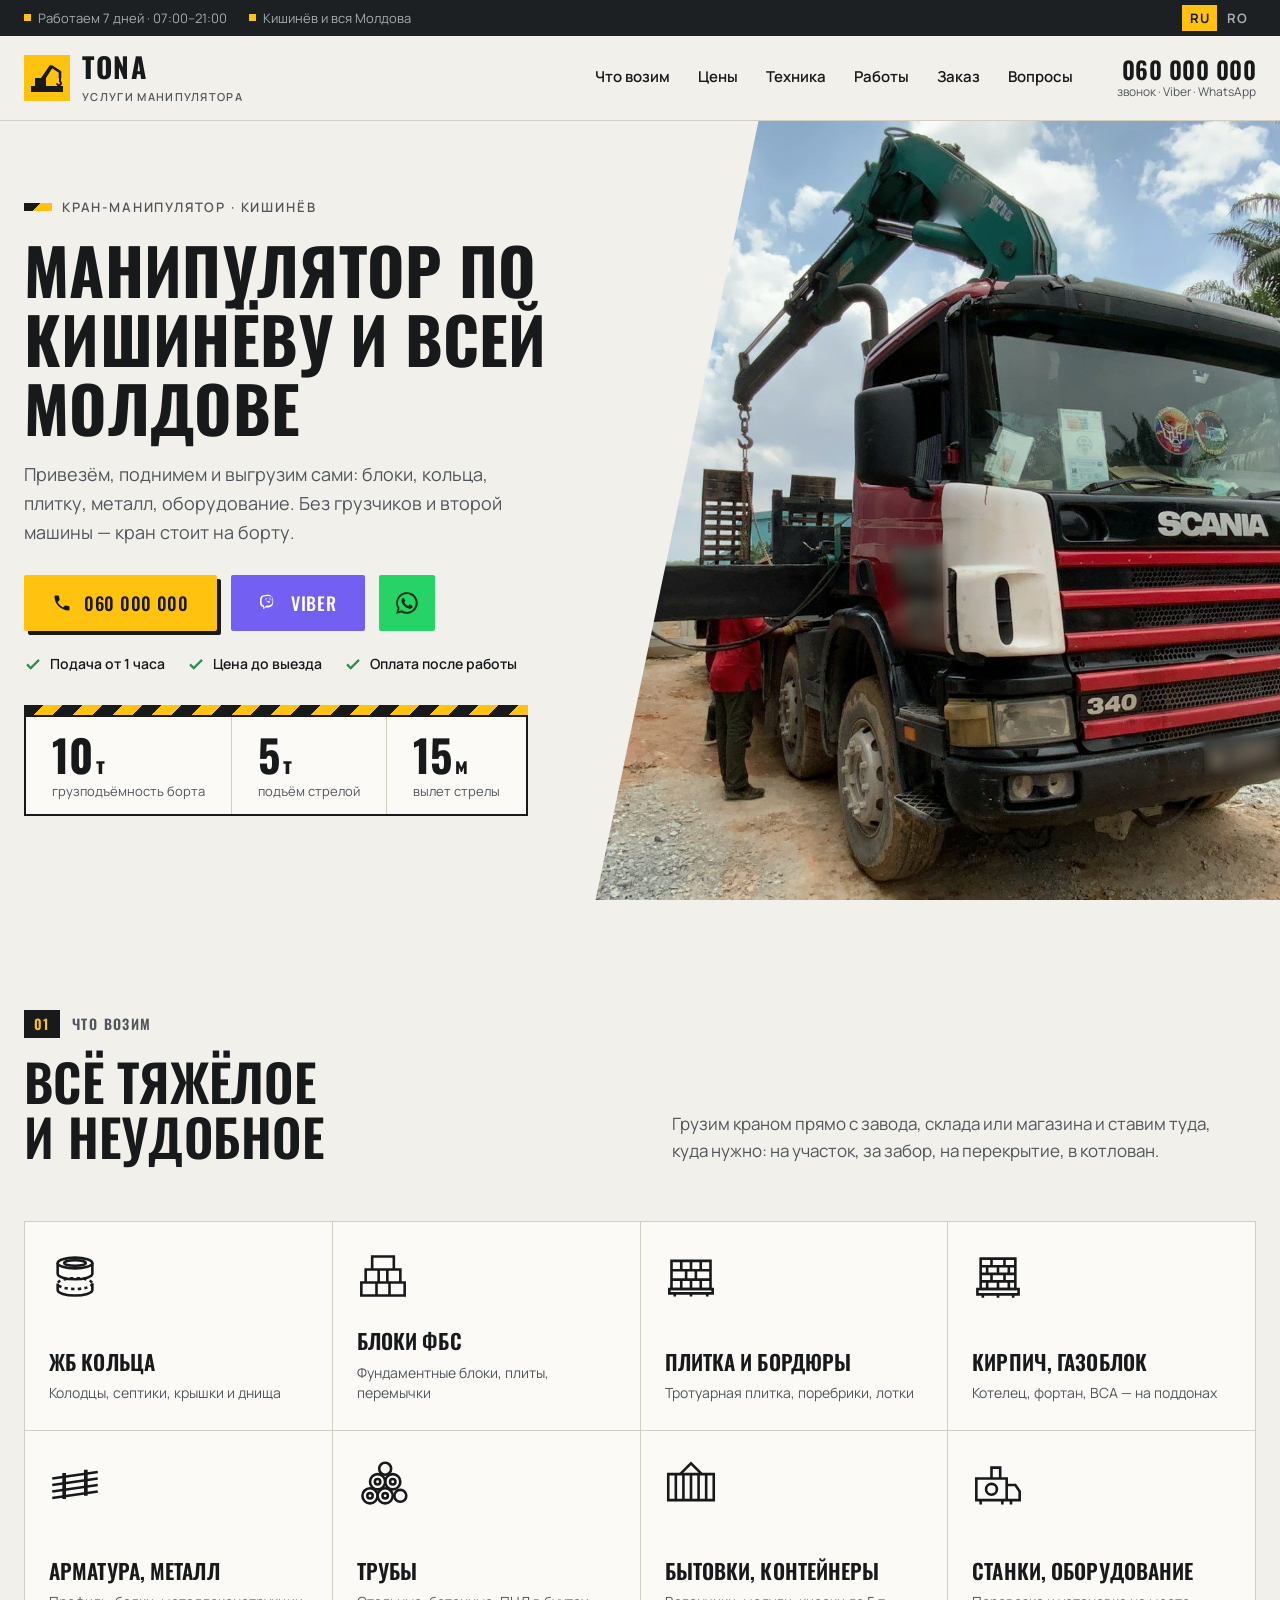
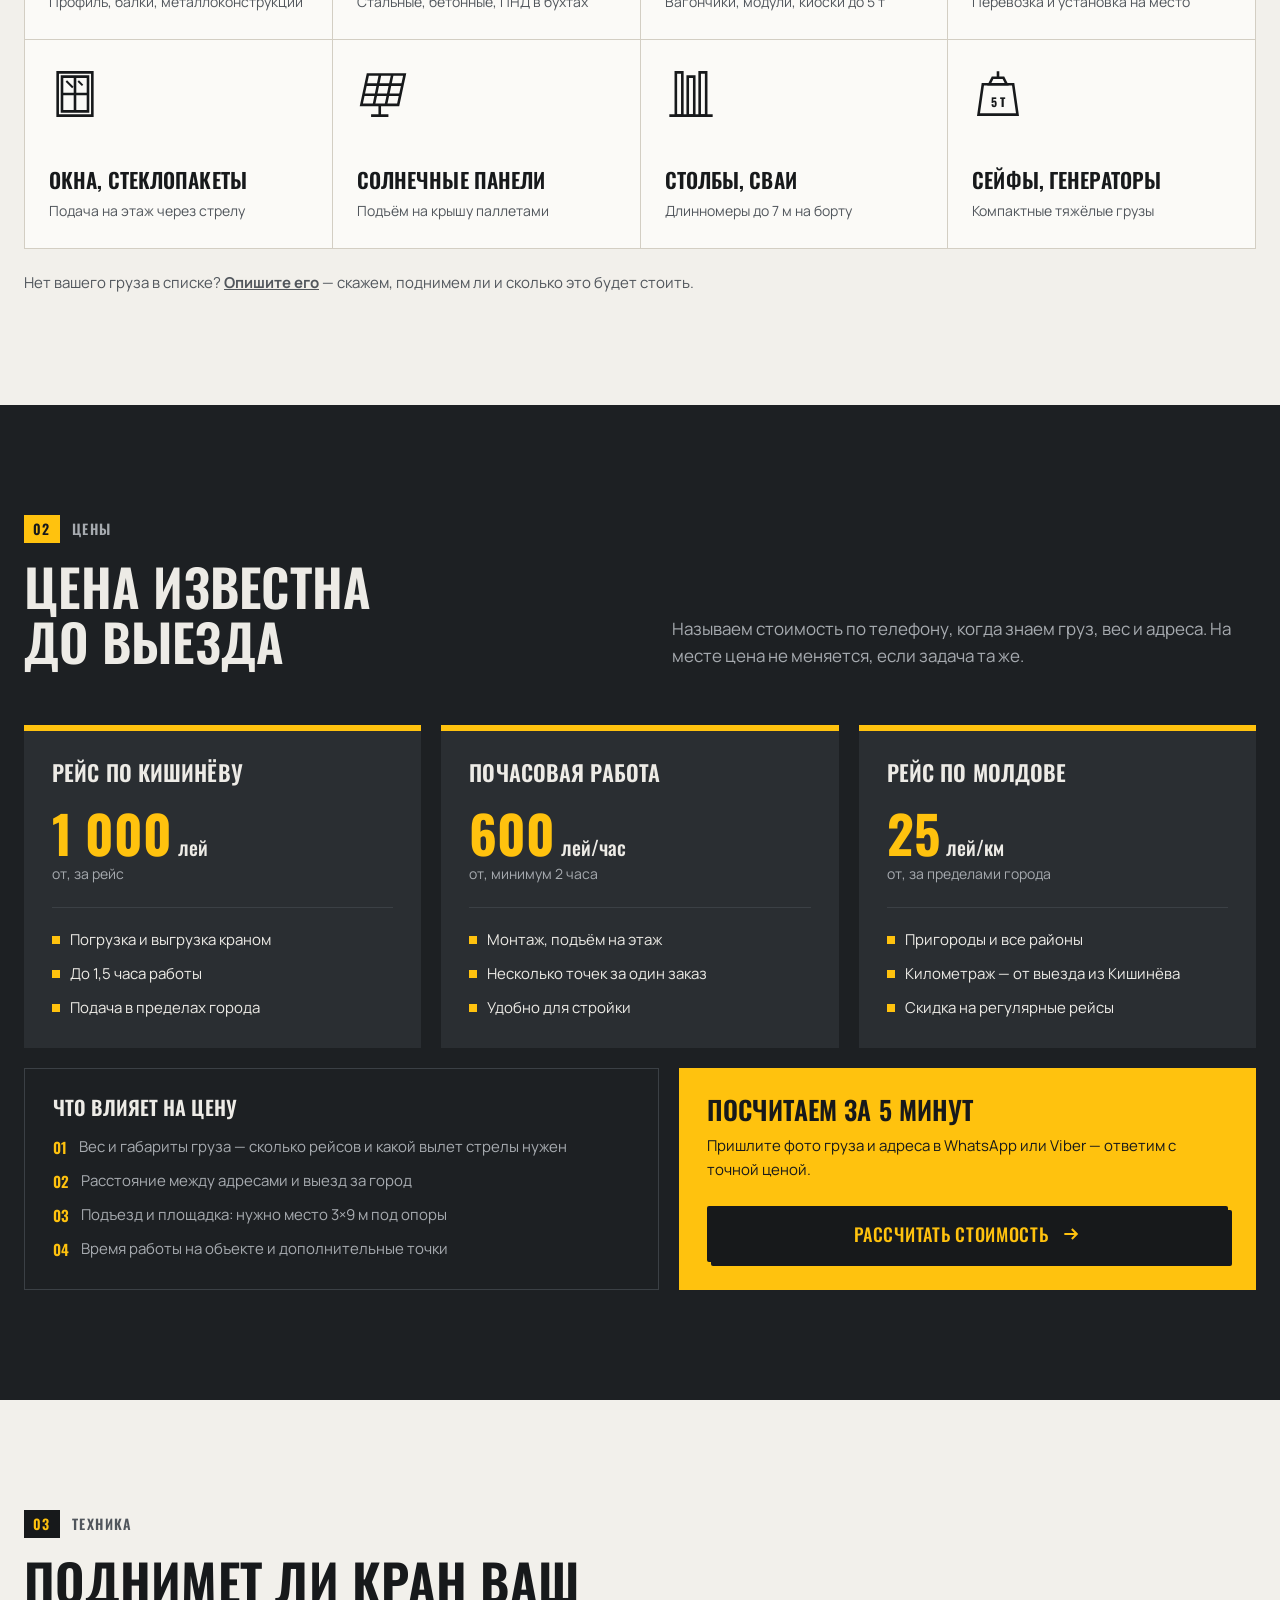
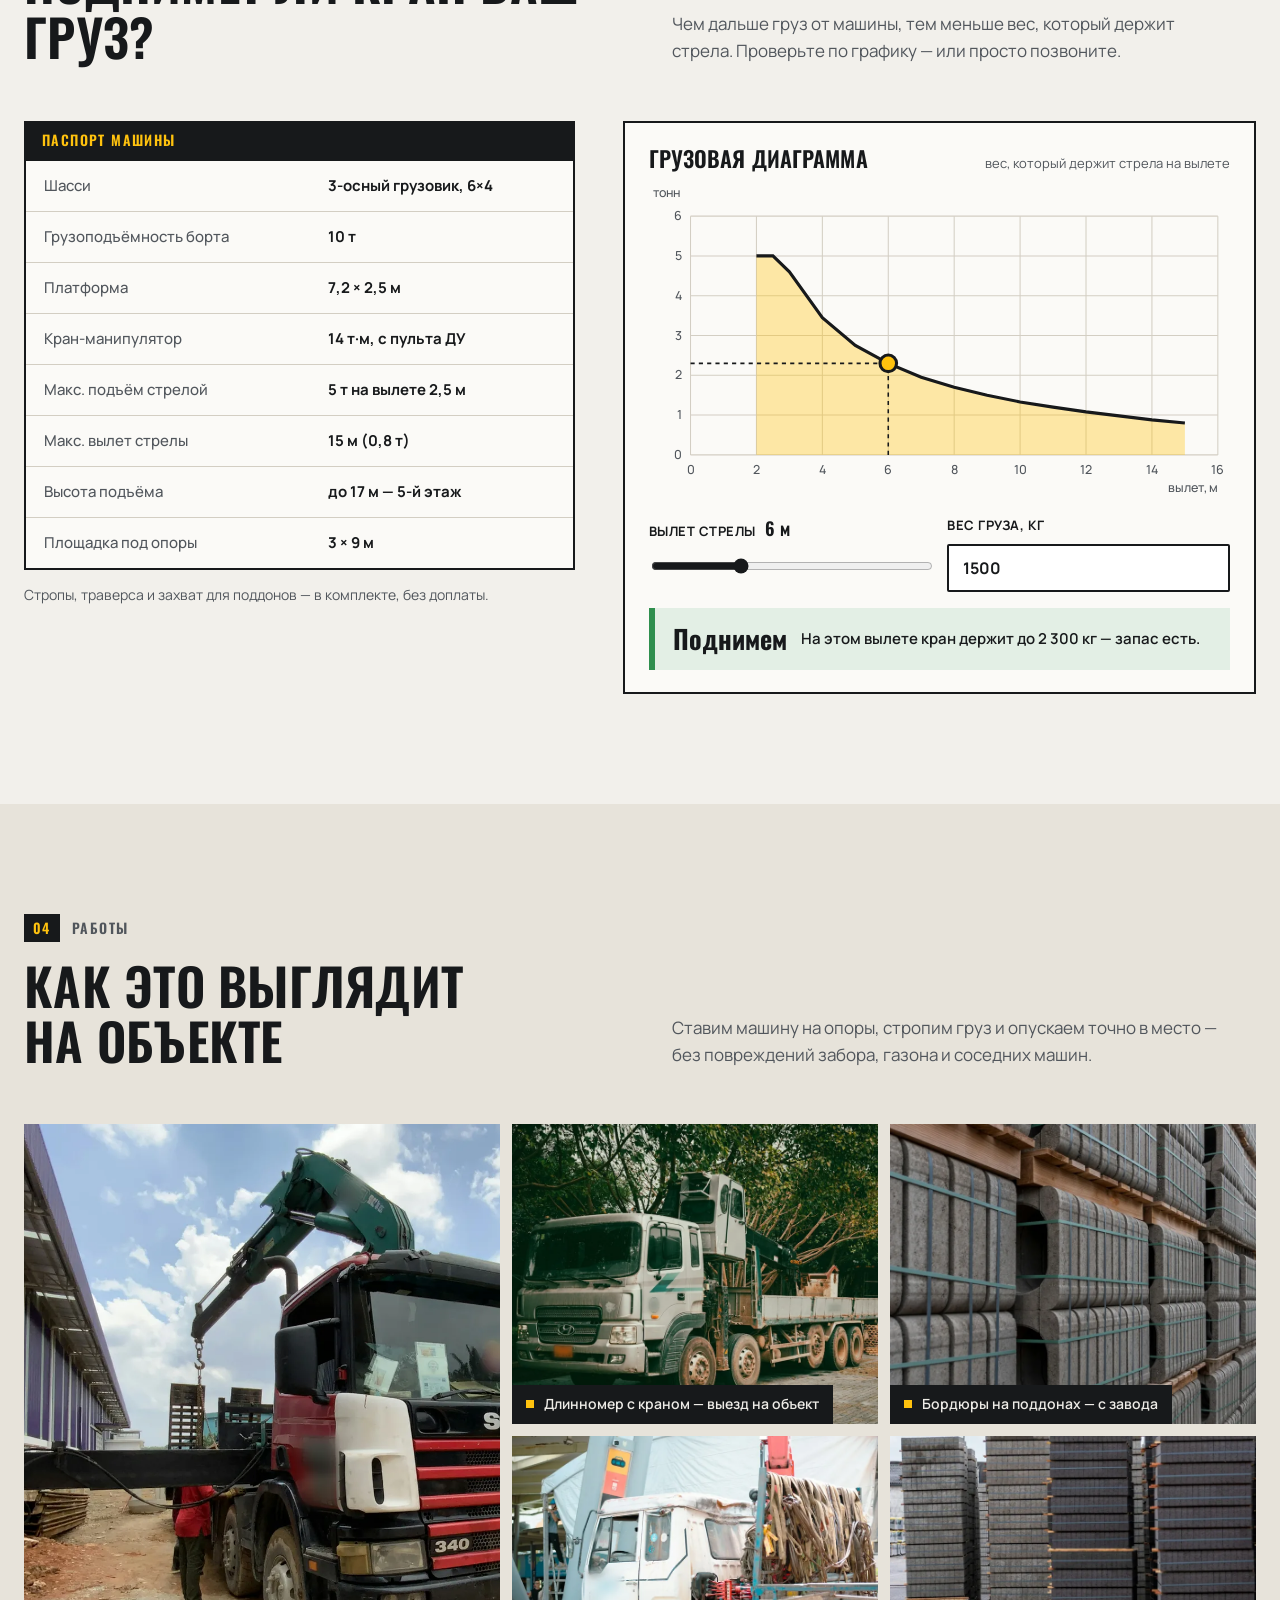
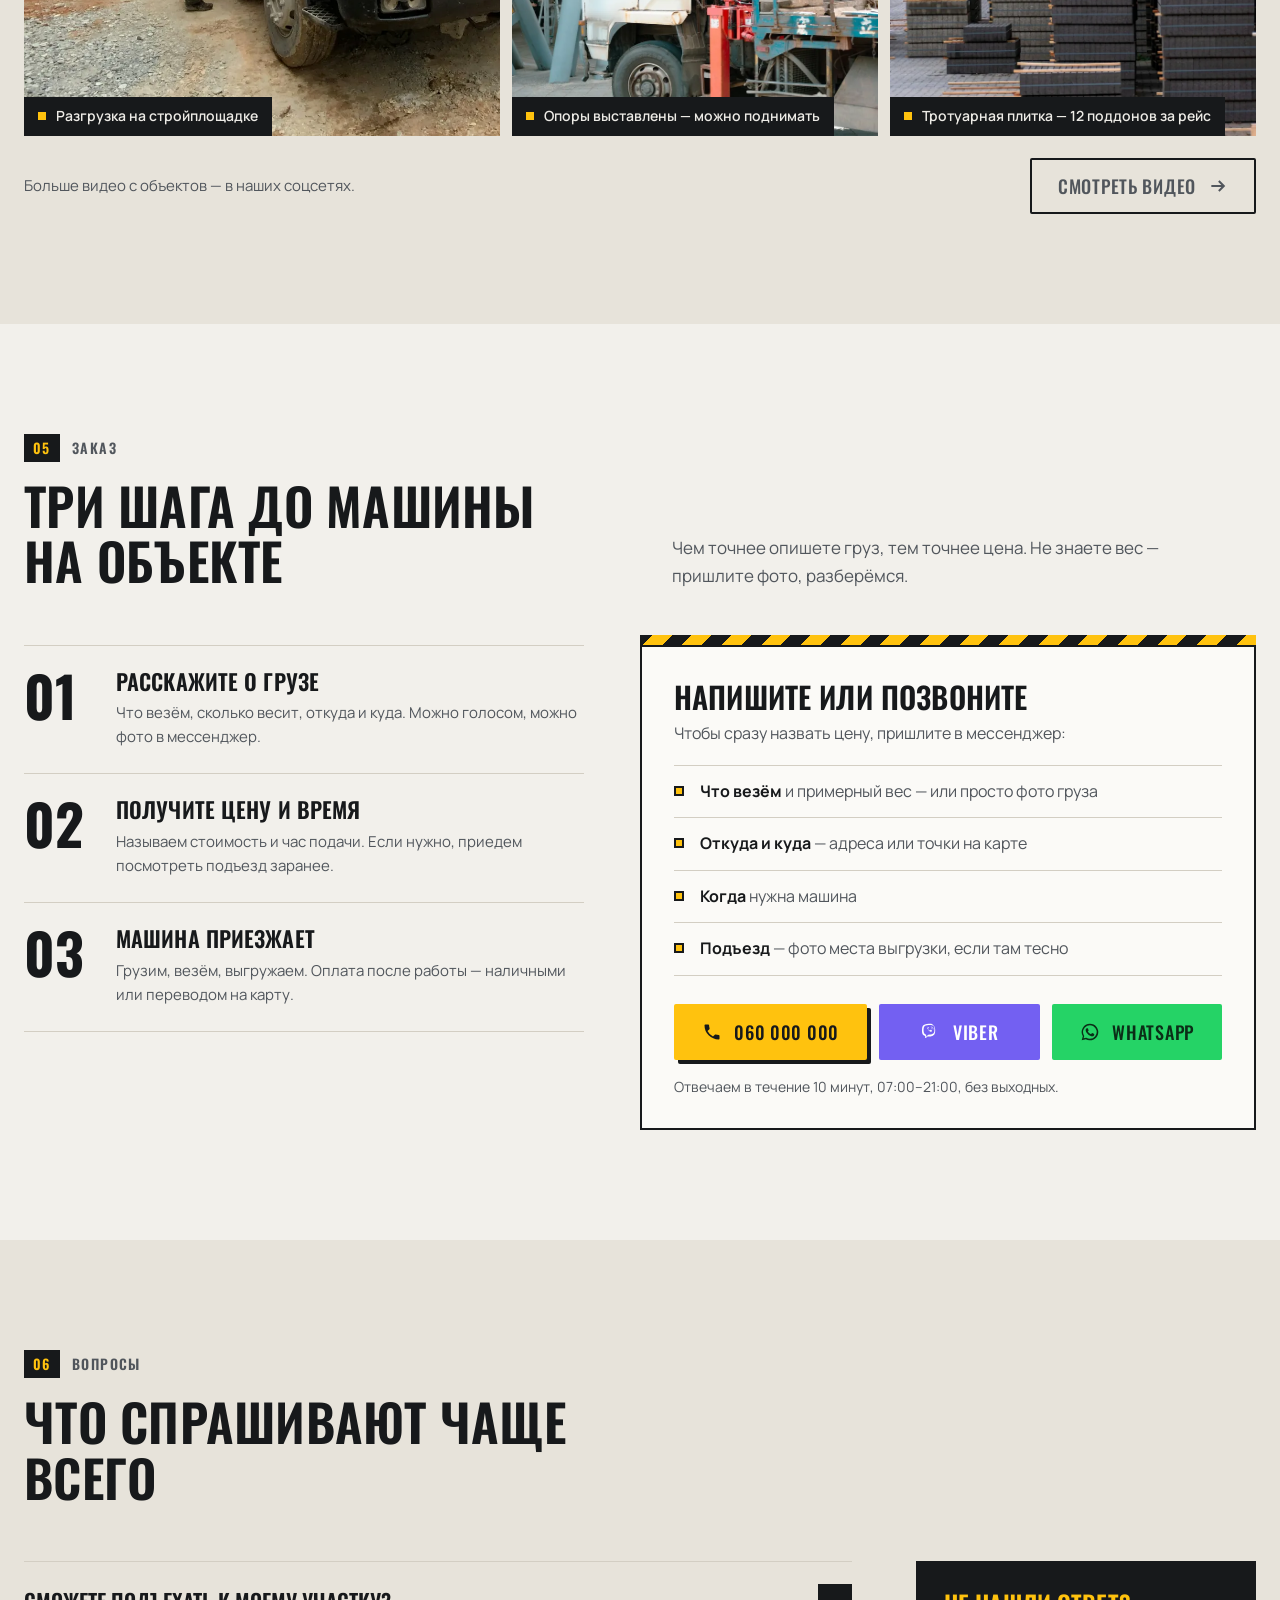
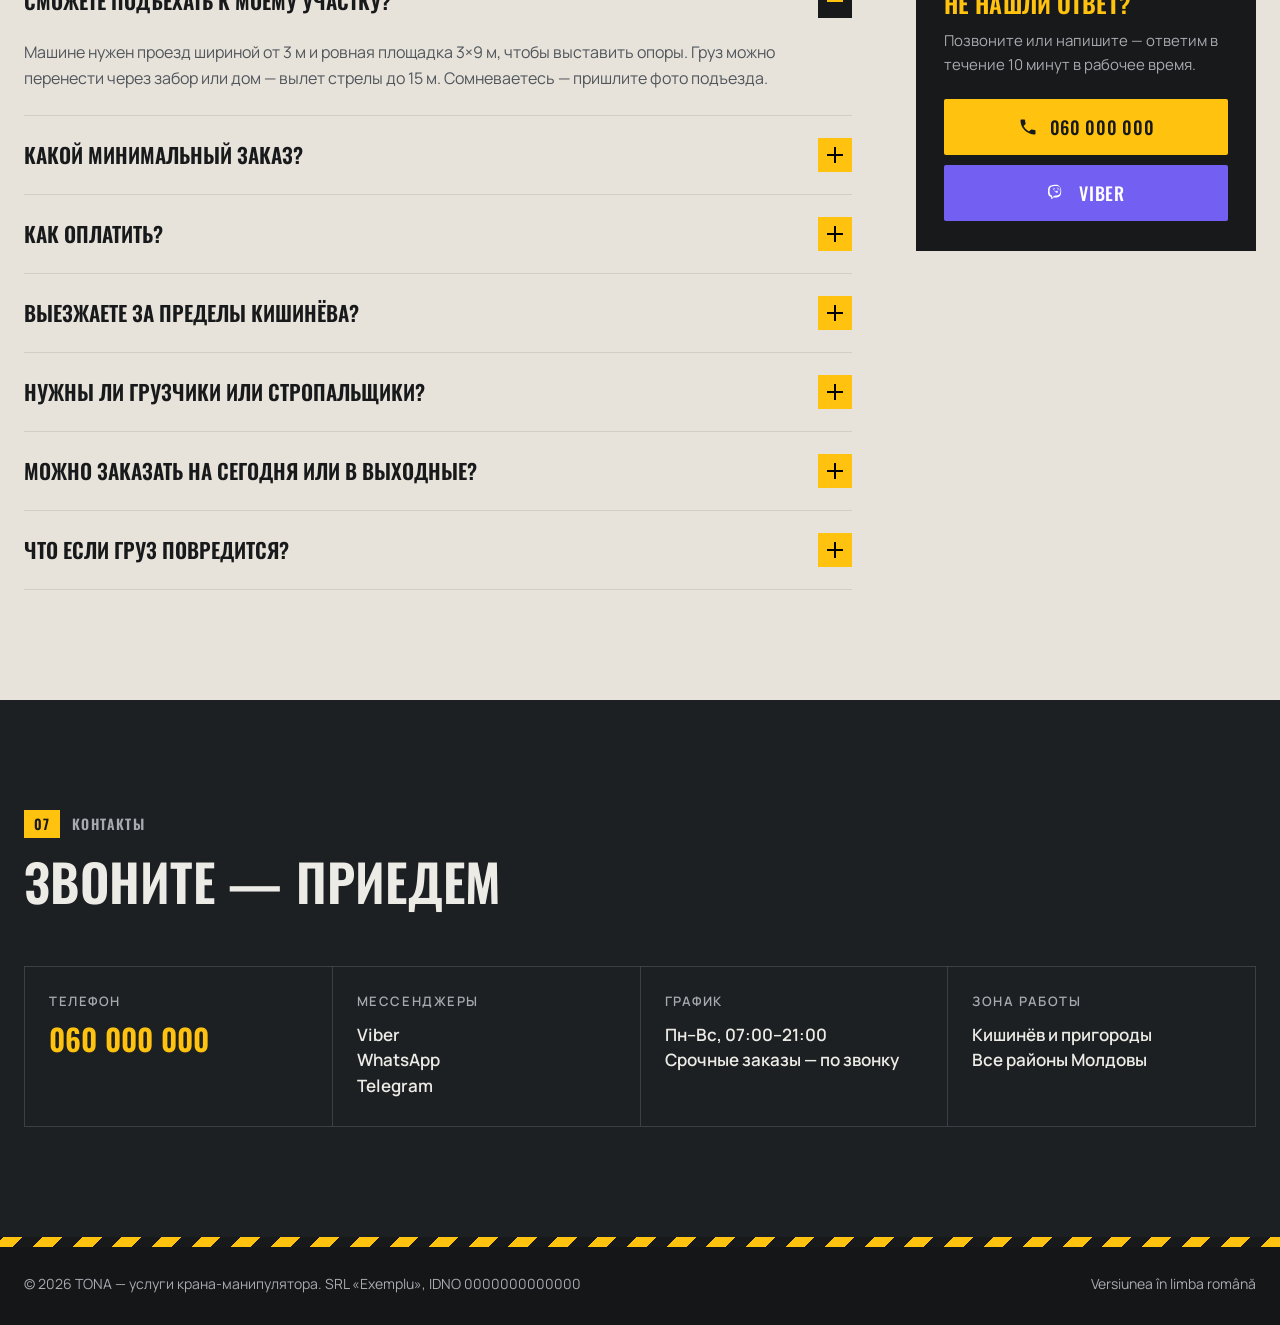
<file: index.html>
<!doctype html>
<html lang="ru">
<head>
<meta charset="utf-8">
<meta name="viewport" content="width=device-width,initial-scale=1">
<title>Манипулятор в Кишинёве и по Молдове — TONA | 060 000 000</title>
<meta name="description" content="Кран-манипулятор: борт 10 т, стрела 5 т, вылет 15 м. Доставка ЖБ колец, блоков ФБС, плитки, металла и оборудования по Кишинёву и всей Молдове. Цены от 1 000 лей, подача от 1 часа.">
<link rel="canonical" href="https://webonix-md.github.io/manipulator/">
<link rel="alternate" hreflang="ru" href="https://webonix-md.github.io/manipulator/">
<link rel="alternate" hreflang="ro" href="https://webonix-md.github.io/manipulator/ro.html">
<link rel="alternate" hreflang="x-default" href="https://webonix-md.github.io/manipulator/">
<meta property="og:type" content="website">
<meta property="og:title" content="Манипулятор в Кишинёве и по Молдове — TONA">
<meta property="og:description" content="Борт 10 т · стрела 5 т · вылет 15 м. Цены от 1 000 лей. Звоните: 060 000 000">
<meta property="og:url" content="https://webonix-md.github.io/manipulator/">
<meta property="og:image" content="https://webonix-md.github.io/manipulator/img/og/og-square-ru.jpg">
<meta property="og:image:width" content="1200">
<meta property="og:image:height" content="1200">
<meta property="og:locale" content="ru_RU">
<meta name="theme-color" content="#1D2023">
<link rel="icon" href="favicon.svg" type="image/svg+xml">
<link rel="preload" href="fonts/oswald-cyrillic.woff2" as="font" type="font/woff2" crossorigin>
<link rel="preload" href="img/hero.jpg" as="image" media="(min-width:961px)">
<link rel="preload" href="img/hero-m.webp" as="image" media="(max-width:960px)">
<link rel="stylesheet" href="style.css">
<script type="application/ld+json">
{"@context":"https://schema.org","@type":"LocalBusiness","name":"TONA — услуги манипулятора","telephone":"+37360000000","areaServed":"Moldova","address":{"@type":"PostalAddress","addressLocality":"Chișinău","addressCountry":"MD"},"openingHours":"Mo-Su 07:00-21:00","priceRange":"от 1000 MDL"}
</script>
</head>
<body>

<!-- ===== Иконки ===== -->
<svg width="0" height="0" style="position:absolute" aria-hidden="true">
  <symbol id="i-phone" viewBox="0 0 24 24"><path fill="currentColor" d="M6.6 10.8a15.1 15.1 0 0 0 6.6 6.6l2.2-2.2c.3-.3.7-.4 1-.2 1.1.4 2.3.6 3.6.6.6 0 1 .4 1 1V20c0 .6-.4 1-1 1A17 17 0 0 1 3 4c0-.6.4-1 1-1h3.5c.6 0 1 .4 1 1 0 1.3.2 2.5.6 3.6.1.3 0 .7-.2 1l-2.3 2.2z"/></symbol>
  <symbol id="i-wa" viewBox="0 0 24 24"><path fill="currentColor" d="M12 2a10 10 0 0 0-8.6 15.1L2 22l5-1.3A10 10 0 1 0 12 2zm0 18.2c-1.6 0-3.1-.4-4.4-1.2l-.3-.2-3 .8.8-2.9-.2-.3A8.2 8.2 0 1 1 12 20.2zm4.5-6.1c-.2-.1-1.5-.7-1.7-.8-.2-.1-.4-.1-.6.1l-.8 1c-.1.2-.3.2-.5.1-.2-.1-1-.4-2-1.2-.7-.7-1.2-1.5-1.4-1.7-.1-.2 0-.4.1-.5l.4-.4.3-.4v-.5l-.8-1.9c-.2-.5-.4-.4-.6-.4h-.5c-.2 0-.5.1-.7.3-.2.3-.9.9-.9 2.2s.9 2.5 1 2.7c.1.2 1.8 2.8 4.4 3.9 1.6.7 2.3.8 3.1.6.5-.1 1.5-.6 1.7-1.2.2-.6.2-1.1.2-1.2-.1-.1-.3-.2-.5-.3z"/></symbol>
  <symbol id="i-vb" viewBox="0 0 24 24"><path fill="currentColor" d="M11.4 2C9.2 2 4.6 2.4 2.9 4 1.7 5.2 1.3 7 1.2 9.2c-.1 2.2-.2 6.4 3.8 7.6v1.7s0 .7.4.8c.6.2.9-.3 1.4-.9l.9-1c2.7.2 4.8-.3 5.1-.4.5-.2 3.6-.6 4.1-4.6.5-4.2-.2-6.8-1.6-8C14 2.2 12.2 2 11.4 2zm.2 1.6c.7 0 2.2.2 3.2 1 1.1.9 1.6 3.1 1.2 6.6-.4 3.2-2.7 3.4-3.1 3.6-.2.1-2 .5-4.3.4l-2.4 2.5v-2.5c-3.3-.9-3.1-4.4-3.1-6.2.1-1.9.4-3.4 1.4-4.3 1.4-1.2 5.3-1.1 7.1-1.1zm.1 1.9c-.2 0-.2.3 0 .3 1.7 0 3.2 1.1 3.2 3.3 0 .2.3.2.3 0 0-2.4-1.6-3.6-3.5-3.6zm-2.8.6c-.2 0-.4.1-.6.2-.4.3-.8.8-.7 1.2.1.4 1.3 3.2 4 4.3.4.2.8 0 1.1-.4l.4-.5c.2-.3.1-.6-.1-.8l-1-.7c-.3-.2-.6 0-.7.1l-.4.5c-.2.2-.5.2-.5.2-1.6-.4-2-2-2-2s0-.3.2-.5l.5-.4c.2-.1.3-.4.1-.7l-.7-1c-.1-.2-.3-.3-.5-.3zm3.1.3c-.2 0-.2.3 0 .3 1.1.1 1.9.8 1.9 2.1 0 .2.3.2.3 0 0-1.4-.9-2.3-2.2-2.4zm.1 1.1c-.2 0-.2.3 0 .3.5 0 .8.4.8.9 0 .2.3.2.3 0 0-.7-.4-1.2-1.1-1.2z"/></symbol>
  <symbol id="i-arrow" viewBox="0 0 24 24"><path fill="none" stroke="currentColor" stroke-width="2.4" d="M4 12h15M13 6l6 6-6 6"/></symbol>
  <symbol id="i-check" viewBox="0 0 24 24"><path fill="none" stroke="currentColor" stroke-width="3" d="M4 12.5l5 5L20 6.5"/></symbol>

  <!-- Грузы: контурные иконки 48×48 -->
  <symbol id="c-rings" viewBox="0 0 48 48"><g fill="none" stroke="currentColor"><ellipse cx="24" cy="12" rx="16" ry="5"/><ellipse cx="24" cy="12" rx="10" ry="2.6"/><path d="M8 12v10c0 2.8 7.2 5 16 5s16-2.2 16-5V12"/><ellipse cx="24" cy="31" rx="16" ry="5" stroke-dasharray="3 3"/><path d="M8 31v6c0 2.8 7.2 5 16 5s16-2.2 16-5v-6"/></g></symbol>
  <symbol id="c-blocks" viewBox="0 0 48 48"><g fill="none" stroke="currentColor"><path d="M4 30h40v12H4zM8 18h32v12H8zM14 6h20v12H14z"/><path d="M18 30v12M30 30v12M20 18v12M28 18v12"/></g></symbol>
  <symbol id="c-paving" viewBox="0 0 48 48"><g fill="none" stroke="currentColor"><path d="M6 10h36v26H6z"/><path d="M6 18.7h36M6 27.3h36M15 10v8.7M24 10v8.7M33 10v8.7M19.5 18.7v8.6M28.5 18.7v8.6M15 27.3V36M24 27.3V36M33 27.3V36"/><path d="M4 36h40v4H4zM9 40v3M24 40v3M39 40v3"/></g></symbol>
  <symbol id="c-bricks" viewBox="0 0 48 48"><g fill="none" stroke="currentColor"><path d="M8 8h32v28H8z"/><path d="M8 15h32M8 22h32M8 29h32M18 8v7M30 8v7M14 15v7M24 15v7M34 15v7M18 22v7M30 22v7M14 29v7M24 29v7M34 29v7"/><path d="M5 36h38v5H5zM10 41v3M24 41v3M38 41v3"/></g></symbol>
  <symbol id="c-rebar" viewBox="0 0 48 48"><g fill="none" stroke="currentColor"><path d="M3 18l42-6M3 24l42-6M3 30l42-6M3 36l42-6"/><path d="M14 13v24M34 10v24" stroke-width="3.4"/></g></symbol>
  <symbol id="c-pipes" viewBox="0 0 48 48"><g fill="none" stroke="currentColor"><circle cx="12" cy="34" r="7"/><circle cx="26" cy="34" r="7"/><circle cx="40" cy="34" r="5.5"/><circle cx="19" cy="21" r="7"/><circle cx="33" cy="21" r="7"/><circle cx="26" cy="9" r="5.5"/><circle cx="12" cy="34" r="2.5"/><circle cx="26" cy="34" r="2.5"/><circle cx="19" cy="21" r="2.5"/><circle cx="33" cy="21" r="2.5"/></g></symbol>
  <symbol id="c-container" viewBox="0 0 48 48"><g fill="none" stroke="currentColor"><path d="M3 14h42v24H3z"/><path d="M10 14v24M17 14v24M24 14v24M31 14v24M38 14v24"/><path d="M14 14 24 4l10 10"/></g></symbol>
  <symbol id="c-machine" viewBox="0 0 48 48"><g fill="none" stroke="currentColor"><path d="M4 18h28v20H4zM32 24h8l4 6v8H32z"/><circle cx="18" cy="28" r="5"/><path d="M8 38v4M28 38v4M36 38v4M18 18V8h8v10"/></g></symbol>
  <symbol id="c-window" viewBox="0 0 48 48"><g fill="none" stroke="currentColor"><path d="M8 4h32v40H8z"/><path d="M12 8h24v32H12zM24 8v32M12 24h24"/><path d="M16 12l6 6M27 12l4 4" stroke-width="1.8"/></g></symbol>
  <symbol id="c-solar" viewBox="0 0 48 48"><g fill="none" stroke="currentColor"><path d="M10 6h34L38 34H4z"/><path d="M7.4 15.3h34.4M5.7 24.7h34.6M21.3 6 15.6 34M32.6 6l-5.9 28"/><path d="M21 34v10M13 44h16"/></g></symbol>
  <symbol id="c-poles" viewBox="0 0 48 48"><g fill="none" stroke="currentColor"><path d="M10 4h6v40h-6zM21 8h6v36h-6zM32 4h6v40h-6z"/><path d="M4 44h40"/></g></symbol>
  <symbol id="c-heavy" viewBox="0 0 48 48"><g fill="none" stroke="currentColor"><path d="M24 3v6"/><path d="M19 9h10l3 6H16z"/><path d="M10 15h28l4 28H6z"/><text x="24" y="36" text-anchor="middle" font-family="Oswald,Arial" font-weight="700" font-size="11" fill="currentColor" stroke="none">5 T</text></g></symbol>
</svg>

<!-- ===== Шапка ===== -->
<div class="top">
  <div class="wrap">
    <div class="top__info">
      <span><i></i>Работаем 7 дней · 07:00–21:00</span>
      <span><i></i>Кишинёв и вся Молдова</span>
    </div>
    <nav class="lang" aria-label="Язык">
      <a href="index.html" aria-current="page" hreflang="ru">RU</a>
      <a href="ro.html" hreflang="ro" lang="ro">RO</a>
    </nav>
  </div>
</div>

<header class="head" id="head">
  <div class="wrap">
    <a class="logo" href="#top" aria-label="TONA — на главную">
      <svg class="logo__mark" viewBox="0 0 46 46" aria-hidden="true"><rect width="46" height="46" fill="#FFC20E"/><path d="M7 37h32v-6H7z" fill="#17191B"/><path d="M11 31V23h6l9-13 3 2-7 11v8z" fill="#17191B"/><path d="M27 11l9 6v6" fill="none" stroke="#17191B" stroke-width="2.6"/><path d="M36 23v3.5a2 2 0 1 1-3 1.7" fill="none" stroke="#17191B" stroke-width="2"/></svg>
      <span><span class="logo__name">TONA</span><span class="logo__sub">услуги манипулятора</span></span>
    </a>
    <nav class="nav" id="nav" aria-label="Разделы">
      <a href="#cargo">Что возим</a>
      <a href="#prices">Цены</a>
      <a href="#tech">Техника</a>
      <a href="#works">Работы</a>
      <a href="#order">Заказ</a>
      <a href="#faq">Вопросы</a>
    </nav>
    <a class="head__phone" href="tel:+37360000000"><b>060 000 000</b><small>звонок · Viber · WhatsApp</small></a>
    <button class="burger" id="burger" aria-label="Меню" aria-expanded="false" aria-controls="nav"><span></span><span></span><span></span></button>
  </div>
</header>

<main id="top">

<!-- ===== Hero ===== -->
<section class="hero">
  <div class="hero__media">
    <picture>
      <source media="(max-width:960px)" srcset="img/hero-m.webp">
      <img src="img/hero.jpg" width="1568" height="1212" alt="Грузовик с краном-манипулятором на строительной площадке" fetchpriority="high">
    </picture>
    <div class="hero__mask"></div>
  </div>
  <div class="wrap">
    <div class="hero__text">
      <span class="eyebrow">Кран-манипулятор · Кишинёв</span>
      <h1>Манипулятор по Кишинёву и&nbsp;всей Молдове</h1>
      <p class="hero__lead">Привезём, поднимем и выгрузим сами: блоки, кольца, плитку, металл, оборудование. Без грузчиков и второй машины — кран стоит на борту.</p>
      <div class="hero__cta">
        <a class="btn btn--y" href="tel:+37360000000"><svg><use href="#i-phone"/></svg>060 000 000</a>
        <a class="btn btn--vb" href="viber://chat?number=%2B37360000000"><svg><use href="#i-vb"/></svg>Viber</a>
        <a class="btn btn--wa btn--sq" href="https://wa.me/37360000000?text=%D0%97%D0%B4%D1%80%D0%B0%D0%B2%D1%81%D1%82%D0%B2%D1%83%D0%B9%D1%82%D0%B5!%20%D0%9D%D1%83%D0%B6%D0%B5%D0%BD%20%D0%BC%D0%B0%D0%BD%D0%B8%D0%BF%D1%83%D0%BB%D1%8F%D1%82%D0%BE%D1%80" target="_blank" rel="noopener" aria-label="Написать в WhatsApp"><svg><use href="#i-wa"/></svg></a>
      </div>
      <div class="hero__note">
        <span><svg><use href="#i-check"/></svg>Подача от 1 часа</span>
        <span><svg><use href="#i-check"/></svg>Цена до выезда</span>
        <span><svg><use href="#i-check"/></svg>Оплата после работы</span>
      </div>
      <div class="plate" aria-label="Характеристики машины">
        <div><b>10<small>т</small></b><span>груз&shy;подъёмность борта</span></div>
        <div><b>5<small>т</small></b><span>подъём стрелой</span></div>
        <div><b>15<small>м</small></b><span>вылет стрелы</span></div>
      </div>
    </div>
  </div>
</section>

<!-- ===== 01 Что возим ===== -->
<section class="sec" id="cargo">
  <div class="wrap">
    <div class="sec__head rv">
      <div>
        <div class="sec__num"><b>01</b>Что возим</div>
        <h2>Всё тяжёлое и&nbsp;неудобное</h2>
      </div>
      <p class="sec__lead">Грузим краном прямо с завода, склада или магазина и ставим туда, куда нужно: на участок, за забор, на перекрытие, в котлован.</p>
    </div>
    <ul class="cargo cargo-ul rv">
      <li><svg><use href="#c-rings"/></svg><h3>ЖБ кольца</h3><p>Колодцы, септики, крышки и днища</p></li>
      <li><svg><use href="#c-blocks"/></svg><h3>Блоки ФБС</h3><p>Фундаментные блоки, плиты, перемычки</p></li>
      <li><svg><use href="#c-paving"/></svg><h3>Плитка и бордюры</h3><p>Тротуарная плитка, поребрики, лотки</p></li>
      <li><svg><use href="#c-bricks"/></svg><h3>Кирпич, газоблок</h3><p>Котелец, фортан, BCA — на поддонах</p></li>
      <li><svg><use href="#c-rebar"/></svg><h3>Арматура, металл</h3><p>Профиль, балки, металлоконструкции</p></li>
      <li><svg><use href="#c-pipes"/></svg><h3>Трубы</h3><p>Стальные, бетонные, ПНД в бухтах</p></li>
      <li><svg><use href="#c-container"/></svg><h3>Бытовки, контейнеры</h3><p>Вагончики, модули, киоски до 5 т</p></li>
      <li><svg><use href="#c-machine"/></svg><h3>Станки, оборудование</h3><p>Перевозка и установка на место</p></li>
      <li><svg><use href="#c-window"/></svg><h3>Окна, стеклопакеты</h3><p>Подача на этаж через стрелу</p></li>
      <li><svg><use href="#c-solar"/></svg><h3>Солнечные панели</h3><p>Подъём на крышу паллетами</p></li>
      <li><svg><use href="#c-poles"/></svg><h3>Столбы, сваи</h3><p>Длинномеры до 7 м на борту</p></li>
      <li><svg><use href="#c-heavy"/></svg><h3>Сейфы, генераторы</h3><p>Компактные тяжёлые грузы</p></li>
    </ul>
    <p class="cargo__more rv">Нет вашего груза в списке? <a href="#order">Опишите его</a> — скажем, поднимем ли и сколько это будет стоить.</p>
  </div>
</section>

<!-- ===== 02 Цены ===== -->
<section class="sec sec--dark" id="prices">
  <div class="wrap">
    <div class="sec__head rv">
      <div>
        <div class="sec__num"><b>02</b>Цены</div>
        <h2>Цена известна до&nbsp;выезда</h2>
      </div>
      <p class="sec__lead">Называем стоимость по телефону, когда знаем груз, вес и адреса. На месте цена не меняется, если задача та же.</p>
    </div>
    <div class="prices">
      <article class="price rv">
        <h3>Рейс по Кишинёву</h3>
        <div class="price__sum">1 000<small>лей</small></div>
        <div class="price__from">от, за рейс</div>
        <ul>
          <li>Погрузка и выгрузка краном</li>
          <li>До 1,5 часа работы</li>
          <li>Подача в пределах города</li>
        </ul>
      </article>
      <article class="price rv">
        <h3>Почасовая работа</h3>
        <div class="price__sum">600<small>лей/час</small></div>
        <div class="price__from">от, минимум 2 часа</div>
        <ul>
          <li>Монтаж, подъём на этаж</li>
          <li>Несколько точек за один заказ</li>
          <li>Удобно для стройки</li>
        </ul>
      </article>
      <article class="price rv">
        <h3>Рейс по Молдове</h3>
        <div class="price__sum">25<small>лей/км</small></div>
        <div class="price__from">от, за пределами города</div>
        <ul>
          <li>Пригороды и все районы</li>
          <li>Километраж — от выезда из Кишинёва</li>
          <li>Скидка на регулярные рейсы</li>
        </ul>
      </article>
    </div>
    <div class="factors">
      <div class="factors__box rv">
        <h3>Что влияет на цену</h3>
        <ol>
          <li>Вес и габариты груза — сколько рейсов и какой вылет стрелы нужен</li>
          <li>Расстояние между адресами и выезд за город</li>
          <li>Подъезд и площадка: нужно место 3×9 м под опоры</li>
          <li>Время работы на объекте и дополнительные точки</li>
        </ol>
      </div>
      <div class="factors__cta rv">
        <div>
          <h3>Посчитаем за 5 минут</h3>
          <p>Пришлите фото груза и адреса в WhatsApp или Viber — ответим с точной ценой.</p>
        </div>
        <a class="btn btn--y" href="#order">Рассчитать стоимость<svg><use href="#i-arrow"/></svg></a>
      </div>
    </div>
  </div>
</section>

<!-- ===== 03 Техника ===== -->
<section class="sec" id="tech">
  <div class="wrap">
    <div class="sec__head rv">
      <div>
        <div class="sec__num"><b>03</b>Техника</div>
        <h2>Поднимет ли кран ваш груз?</h2>
      </div>
      <p class="sec__lead">Чем дальше груз от машины, тем меньше вес, который держит стрела. Проверьте по графику — или просто позвоните.</p>
    </div>
    <div class="tech">
      <div class="rv">
        <table class="specs">
          <caption>Паспорт машины</caption>
          <tbody>
            <tr><th scope="row">Шасси</th><td>3-осный грузовик, 6×4</td></tr>
            <tr><th scope="row">Грузоподъёмность борта</th><td>10 т</td></tr>
            <tr><th scope="row">Платформа</th><td>7,2 × 2,5 м</td></tr>
            <tr><th scope="row">Кран-манипулятор</th><td>14 т·м, с пульта ДУ</td></tr>
            <tr><th scope="row">Макс. подъём стрелой</th><td>5 т на вылете 2,5 м</td></tr>
            <tr><th scope="row">Макс. вылет стрелы</th><td>15 м (0,8 т)</td></tr>
            <tr><th scope="row">Высота подъёма</th><td>до 17 м — 5-й этаж</td></tr>
            <tr><th scope="row">Площадка под опоры</th><td>3 × 9 м</td></tr>
          </tbody>
        </table>
        <p class="tech__note">Стропы, траверса и захват для поддонов — в комплекте, без доплаты.</p>
      </div>
      <div class="chart rv" id="chart">
        <div class="chart__top">
          <h3>Грузовая диаграмма</h3>
          <span class="chart__hint">вес, который держит стрела на вылете</span>
        </div>
        <svg id="chartSvg" viewBox="0 0 560 300" role="img" aria-label="График: грузоподъёмность стрелы в зависимости от вылета"></svg>
        <div class="calc">
          <div>
            <label for="reach">Вылет стрелы <output id="reachOut">6 м</output></label>
            <input type="range" id="reach" min="2" max="15" step="0.5" value="6">
          </div>
          <div>
            <label for="weight">Вес груза, кг</label>
            <input type="number" id="weight" inputmode="numeric" min="0" step="50" value="1500">
          </div>
          <div class="verdict" id="verdict" aria-live="polite"></div>
        </div>
      </div>
    </div>
  </div>
</section>

<!-- ===== 04 Работы ===== -->
<section class="sec sec--alt" id="works">
  <div class="wrap">
    <div class="sec__head rv">
      <div>
        <div class="sec__num"><b>04</b>Работы</div>
        <h2>Как это выглядит на&nbsp;объекте</h2>
      </div>
      <p class="sec__lead">Ставим машину на опоры, стропим груз и опускаем точно в место — без повреждений забора, газона и соседних машин.</p>
    </div>
    <div class="works rv">
      <figure><img src="img/work-1.webp" width="900" height="1080" alt="Стрела манипулятора над бортом на стройплощадке" loading="lazy"><figcaption>Разгрузка на стройплощадке</figcaption></figure>
      <figure><img src="img/work-2.webp" width="1000" height="666" alt="Длинномерный грузовик с краном-манипулятором" loading="lazy"><figcaption>Длинномер с краном — выезд на объект</figcaption></figure>
      <figure><img src="img/work-4.webp" width="800" height="1200" alt="Бордюры на поддонах" loading="lazy"><figcaption>Бордюры на поддонах — с завода</figcaption></figure>
      <figure><img src="img/work-3.webp" width="800" height="933" alt="Опоры манипулятора выставлены перед подъёмом" loading="lazy"><figcaption>Опоры выставлены — можно поднимать</figcaption></figure>
      <figure><img src="img/work-5.webp" width="800" height="1200" alt="Поддоны с тротуарной плиткой" loading="lazy"><figcaption>Тротуарная плитка — 12 поддонов за рейс</figcaption></figure>
    </div>
    <div class="works__foot rv">
      <span>Больше видео с объектов — в наших соцсетях.</span>
      <a class="btn btn--line" href="#" target="_blank" rel="noopener">Смотреть видео<svg><use href="#i-arrow"/></svg></a>
    </div>
  </div>
</section>

<!-- ===== 05 Заказ ===== -->
<section class="sec" id="order">
  <div class="wrap">
    <div class="sec__head rv">
      <div>
        <div class="sec__num"><b>05</b>Заказ</div>
        <h2>Три шага до машины на&nbsp;объекте</h2>
      </div>
      <p class="sec__lead">Чем точнее опишете груз, тем точнее цена. Не знаете вес — пришлите фото, разберёмся.</p>
    </div>
    <div class="order">
      <div class="rv">
        <ol class="steps">
          <li><span class="steps__n">01</span><div><h3>Расскажите о грузе</h3><p>Что везём, сколько весит, откуда и куда. Можно голосом, можно фото в мессенджер.</p></div></li>
          <li><span class="steps__n">02</span><div><h3>Получите цену и время</h3><p>Называем стоимость и час подачи. Если нужно, приедем посмотреть подъезд заранее.</p></div></li>
          <li><span class="steps__n">03</span><div><h3>Машина приезжает</h3><p>Грузим, везём, выгружаем. Оплата после работы — наличными или переводом на карту.</p></div></li>
        </ol>
      </div>
      <div class="reach rv">
        <h3>Напишите или позвоните</h3>
        <p class="reach__sub">Чтобы сразу назвать цену, пришлите в мессенджер:</p>
        <ul class="reach__list">
          <li><b>Что везём</b> и примерный вес — или просто фото груза</li>
          <li><b>Откуда и куда</b> — адреса или точки на карте</li>
          <li><b>Когда</b> нужна машина</li>
          <li><b>Подъезд</b> — фото места выгрузки, если там тесно</li>
        </ul>
        <div class="reach__btns">
          <a class="btn btn--y" href="tel:+37360000000"><svg><use href="#i-phone"/></svg>060 000 000</a>
          <a class="btn btn--vb" href="viber://chat?number=%2B37360000000"><svg><use href="#i-vb"/></svg>Viber</a>
          <a class="btn btn--wa" href="https://wa.me/37360000000?text=%D0%97%D0%B4%D1%80%D0%B0%D0%B2%D1%81%D1%82%D0%B2%D1%83%D0%B9%D1%82%D0%B5!%20%D0%9D%D1%83%D0%B6%D0%B5%D0%BD%20%D0%BC%D0%B0%D0%BD%D0%B8%D0%BF%D1%83%D0%BB%D1%8F%D1%82%D0%BE%D1%80" target="_blank" rel="noopener"><svg><use href="#i-wa"/></svg>WhatsApp</a>
        </div>
        <p class="reach__note">Отвечаем в течение 10 минут, 07:00–21:00, без выходных.</p>
      </div>
    </div>
  </div>
</section>

<!-- ===== 06 Вопросы ===== -->
<section class="sec sec--alt" id="faq">
  <div class="wrap">
    <div class="sec__head rv">
      <div>
        <div class="sec__num"><b>06</b>Вопросы</div>
        <h2>Что спрашивают чаще всего</h2>
      </div>
    </div>
    <div class="faq-wrap">
      <div class="faq rv">
        <details open><summary>Сможете подъехать к моему участку?</summary><p>Машине нужен проезд шириной от 3 м и ровная площадка 3×9 м, чтобы выставить опоры. Груз можно перенести через забор или дом — вылет стрелы до 15 м. Сомневаетесь — пришлите фото подъезда.</p></details>
        <details><summary>Какой минимальный заказ?</summary><p>Один рейс по городу — от 1 000 лей, туда входит до 1,5 часа работы. Почасовая работа — минимум 2 часа.</p></details>
        <details><summary>Как оплатить?</summary><p>После того как груз на месте: наличными водителю или переводом на карту. Предоплата не нужна.</p></details>
        <details><summary>Выезжаете за пределы Кишинёва?</summary><p>Да, по всей Молдове. За городом считаем по километражу от выезда из Кишинёва; в пригороды часто выходит по цене городского рейса.</p></details>
        <details><summary>Нужны ли грузчики или стропальщики?</summary><p>Обычно нет: водитель сам управляет краном с пульта и стропит груз. Для сложного монтажа можем взять второго человека — скажите заранее.</p></details>
        <details><summary>Можно заказать на сегодня или в выходные?</summary><p>Можно. Работаем 7 дней в неделю с 07:00 до 21:00. При свободной машине подаём от 1 часа.</p></details>
        <details><summary>Что если груз повредится?</summary><p>Стропим по схеме для каждого типа груза, хрупкое поднимаем на траверсе или в захвате для поддонов. Если повреждение по нашей вине — возмещаем.</p></details>
      </div>
      <aside class="faq-side rv">
        <h3>Не нашли ответ?</h3>
        <p>Позвоните или напишите — ответим в течение 10 минут в рабочее время.</p>
        <a class="btn btn--y" href="tel:+37360000000"><svg><use href="#i-phone"/></svg>060 000 000</a>
        <a class="btn btn--vb" href="viber://chat?number=%2B37360000000"><svg><use href="#i-vb"/></svg>Viber</a>
      </aside>
    </div>
  </div>
</section>

<!-- ===== Контакты ===== -->
<section class="sec sec--dark" id="contacts">
  <div class="wrap">
    <div class="sec__head rv">
      <div>
        <div class="sec__num"><b>07</b>Контакты</div>
        <h2>Звоните — приедем</h2>
      </div>
    </div>
    <div class="contacts rv">
      <div><h3>ТЕЛЕФОН</h3><a class="big" href="tel:+37360000000">060 000 000</a></div>
      <div><h3>МЕССЕНДЖЕРЫ</h3><a href="viber://chat?number=%2B37360000000">Viber</a><a href="https://wa.me/37360000000" target="_blank" rel="noopener">WhatsApp</a><a href="https://t.me/" target="_blank" rel="noopener">Telegram</a></div>
      <div><h3>ГРАФИК</h3><p>Пн–Вс, 07:00–21:00</p><p>Срочные заказы — по звонку</p></div>
      <div><h3>ЗОНА РАБОТЫ</h3><p>Кишинёв и пригороды</p><p>Все районы Молдовы</p></div>
    </div>
  </div>
</section>

</main>

<div class="hazard-bar"></div>
<footer class="foot">
  <div class="wrap">
    <span>© <span id="year">2026</span> TONA — услуги крана-манипулятора. SRL «Exemplu», IDNO 0000000000000</span>
    <a href="ro.html" hreflang="ro" lang="ro">Versiunea în limba română</a>
  </div>
</footer>

<nav class="mbar" aria-label="Быстрая связь">
  <a class="mbar__call" href="tel:+37360000000"><svg><use href="#i-phone"/></svg>Звонок</a>
  <a class="mbar__vb" href="viber://chat?number=%2B37360000000"><svg><use href="#i-vb"/></svg>Viber</a>
  <a class="mbar__wa" href="https://wa.me/37360000000" target="_blank" rel="noopener"><svg><use href="#i-wa"/></svg>WhatsApp</a>
</nav>

<script src="main.js"></script>
</body>
</html>
</file>
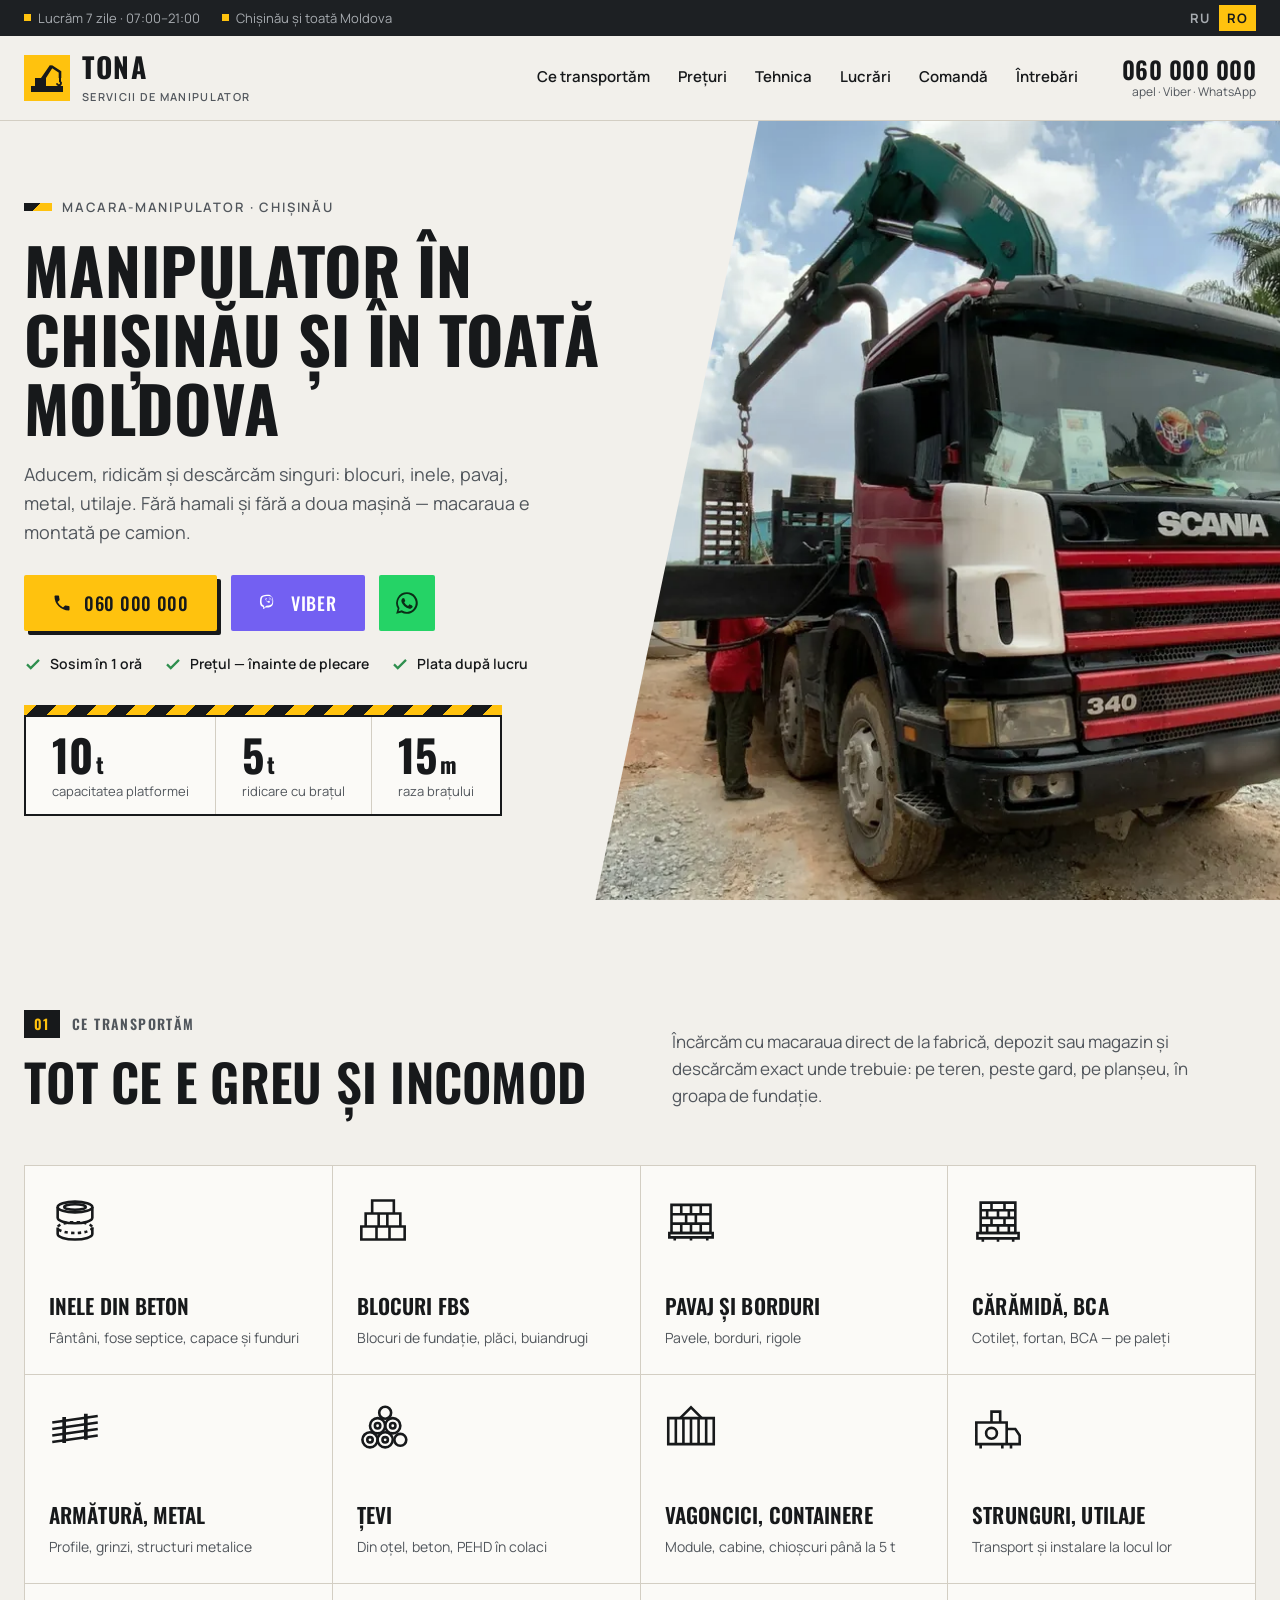
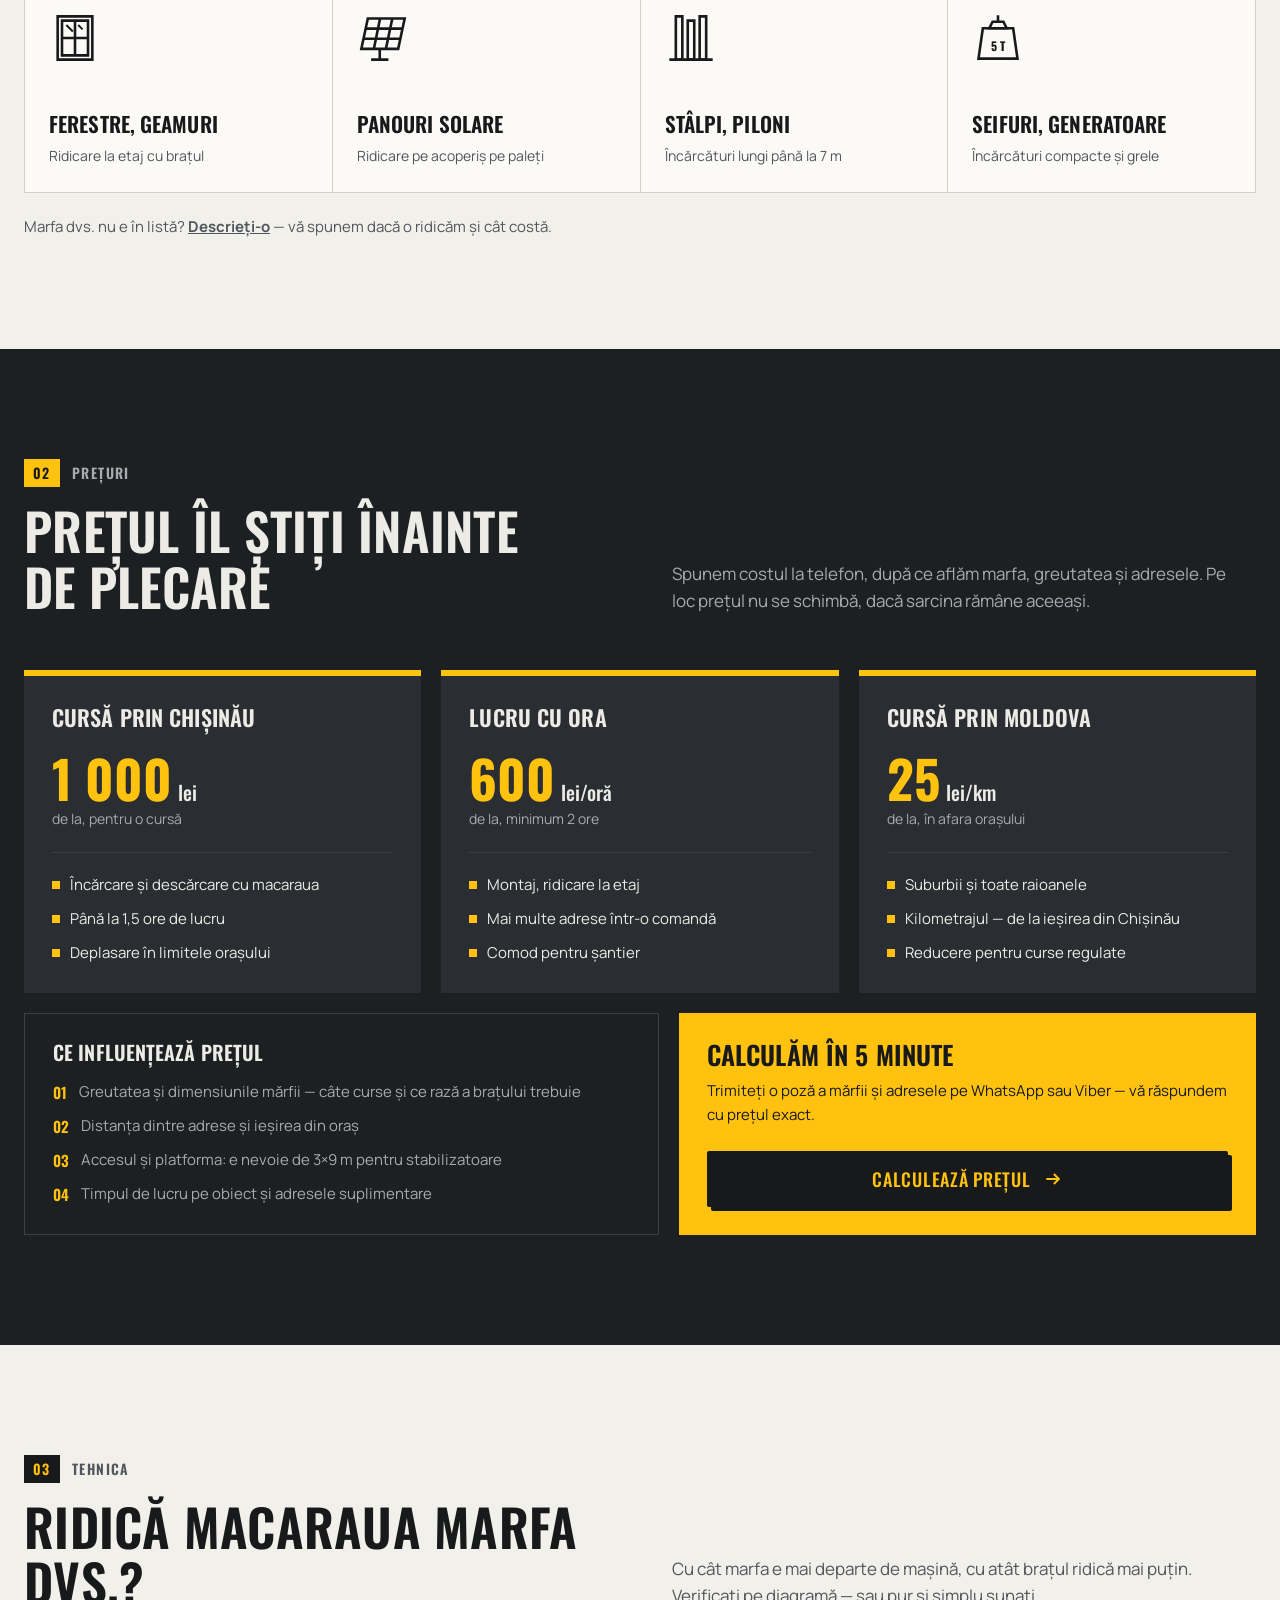
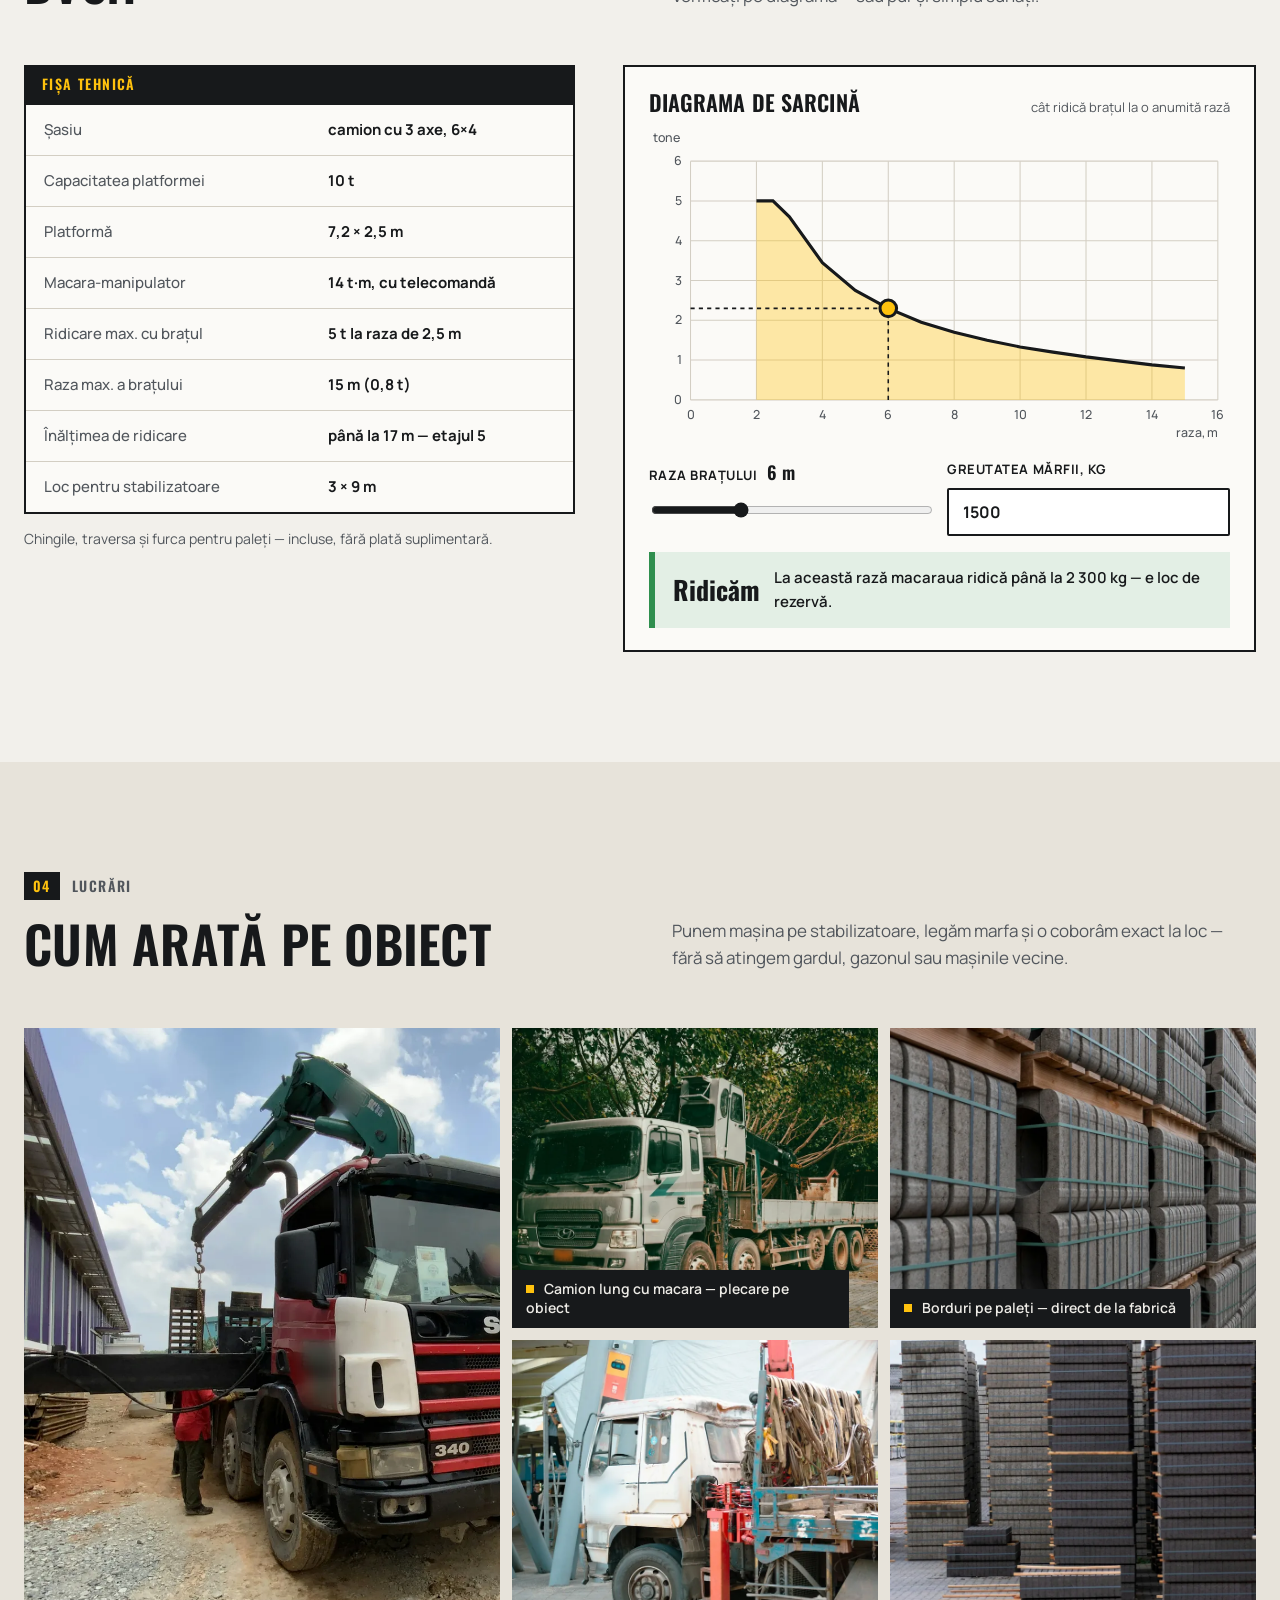
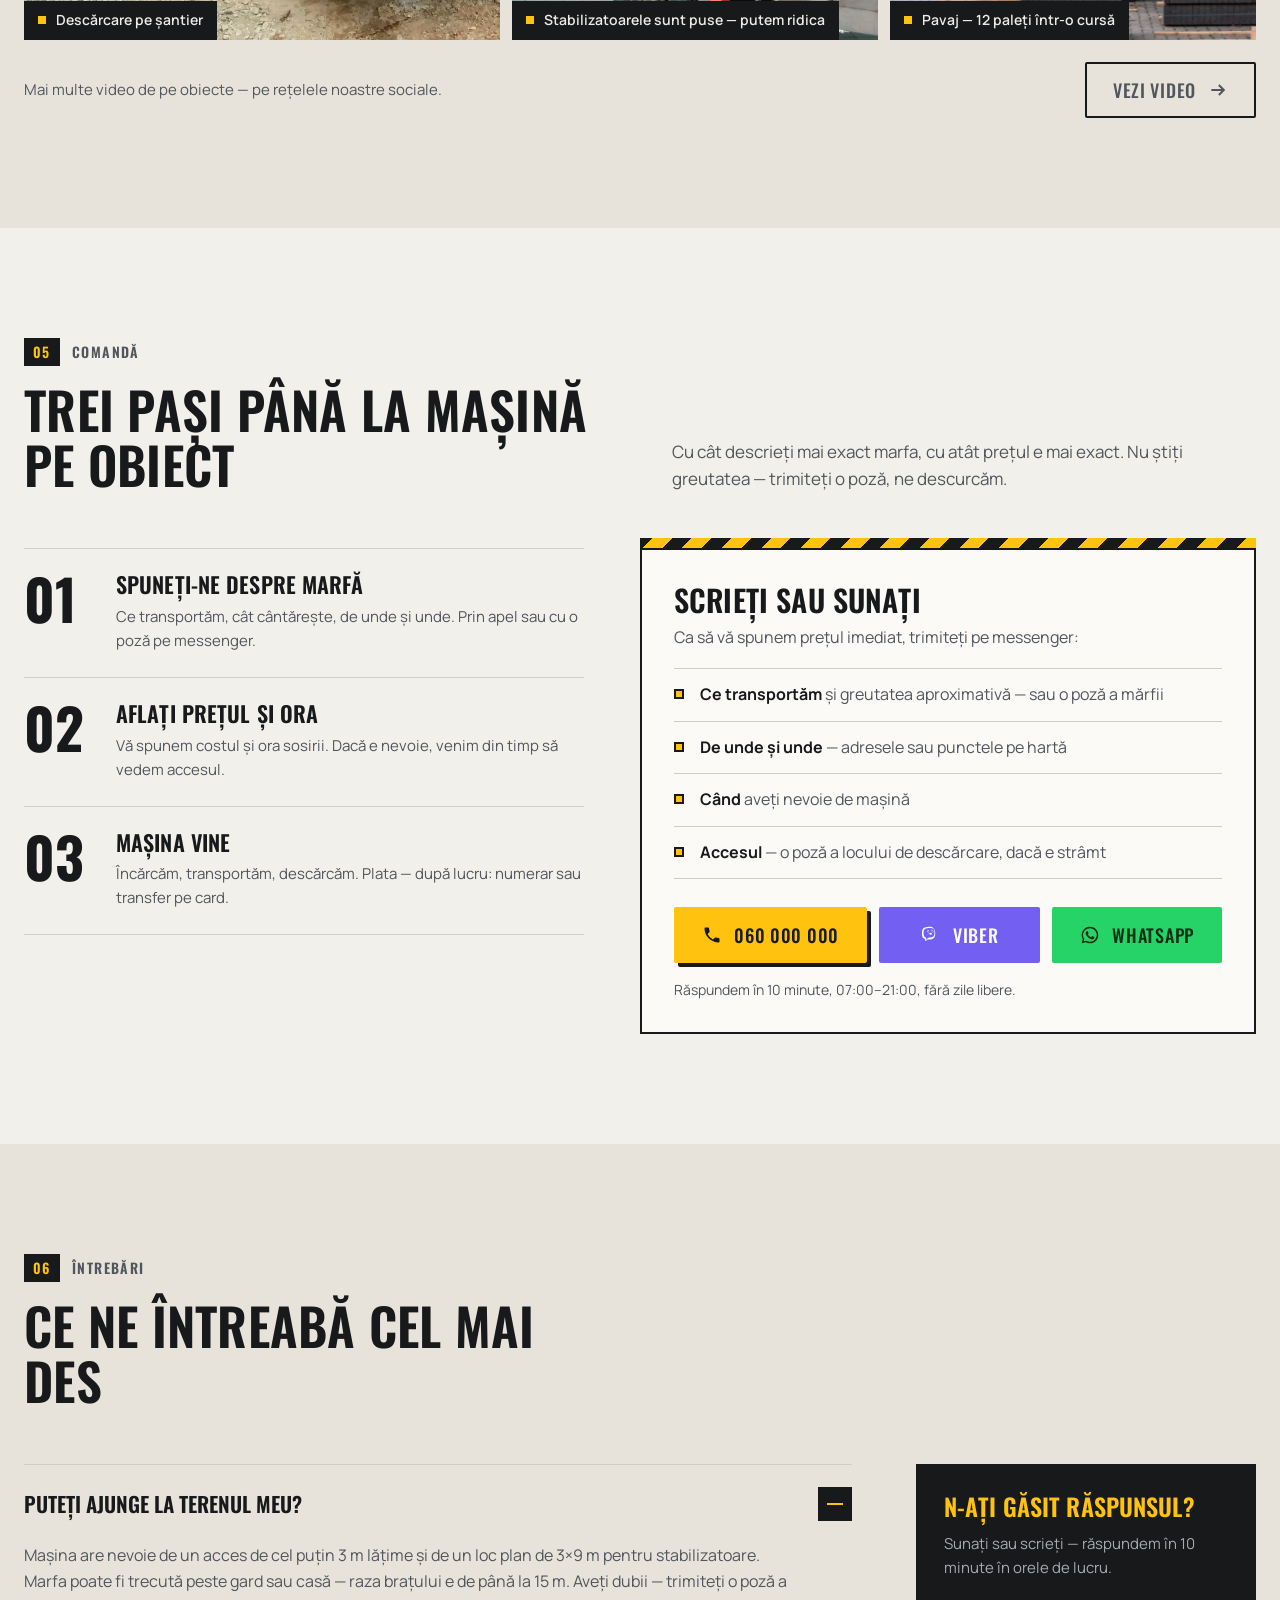
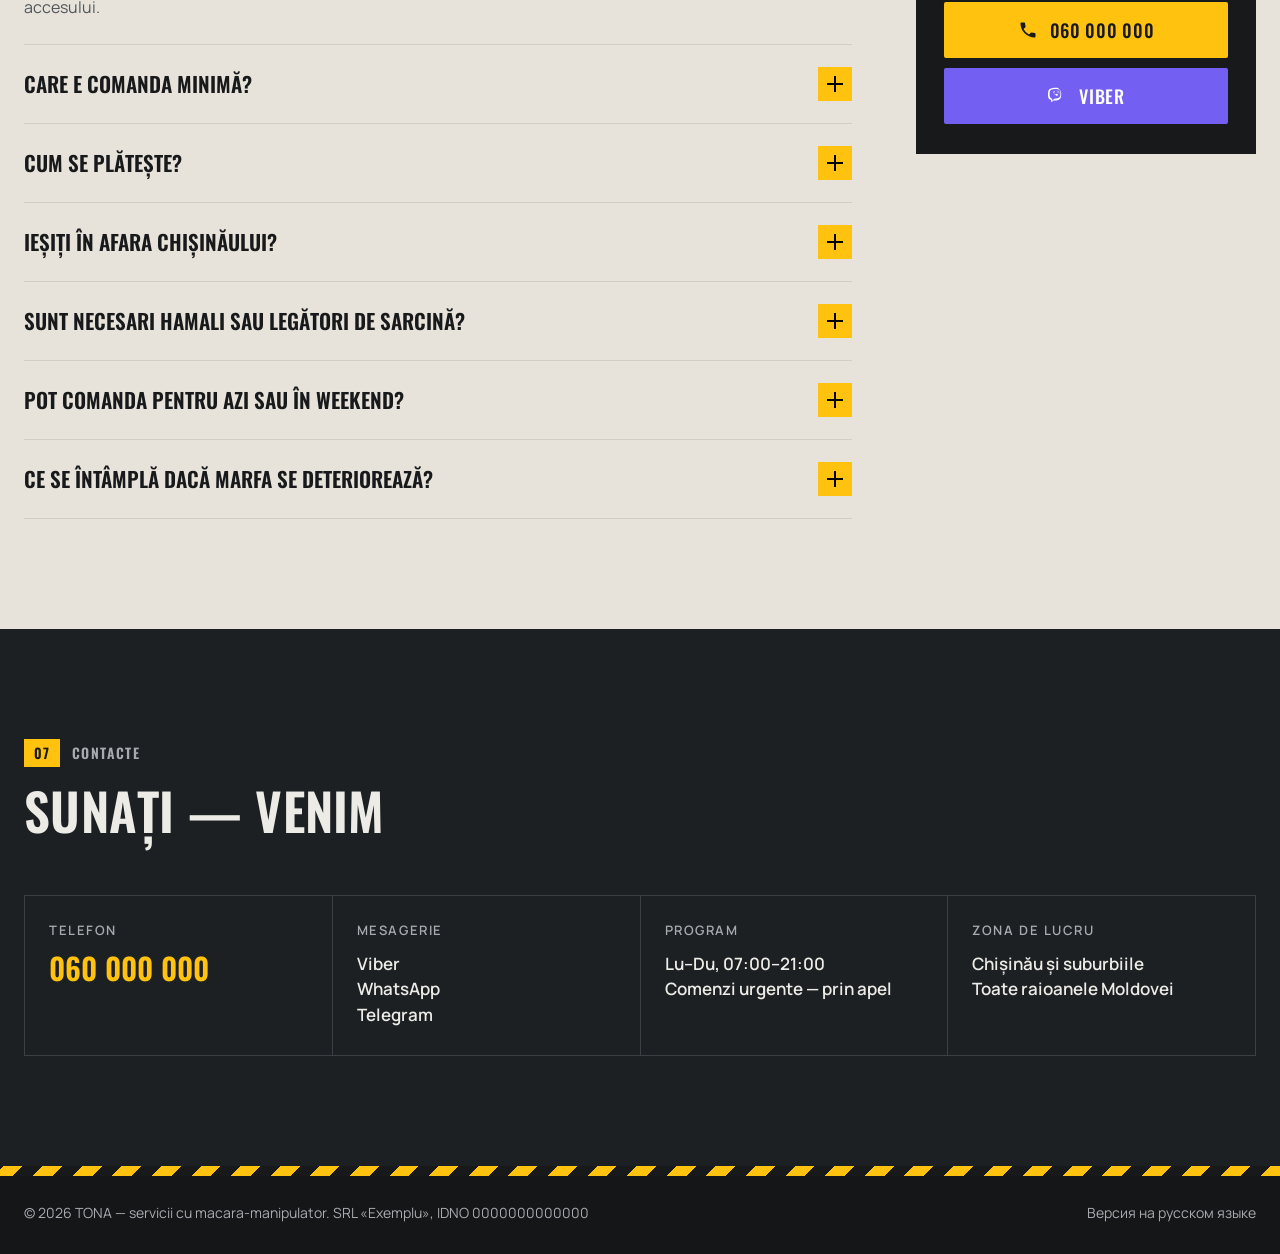
<file: ro.html>
<!doctype html>
<html lang="ro">
<head>
<meta charset="utf-8">
<meta name="viewport" content="width=device-width,initial-scale=1">
<title>Manipulator în Chișinău și în toată Moldova — TONA | 060 000 000</title>
<meta name="description" content="Camion cu macara-manipulator: platformă 10 t, braț 5 t, rază 15 m. Transport inele din beton, blocuri FBS, pavaj, metal și utilaje în Chișinău și toată Moldova. Prețuri de la 1 000 lei, sosim în 1 oră.">
<link rel="canonical" href="https://webonix-md.github.io/manipulator/ro.html">
<link rel="alternate" hreflang="ru" href="https://webonix-md.github.io/manipulator/">
<link rel="alternate" hreflang="ro" href="https://webonix-md.github.io/manipulator/ro.html">
<link rel="alternate" hreflang="x-default" href="https://webonix-md.github.io/manipulator/">
<meta property="og:type" content="website">
<meta property="og:title" content="Manipulator în Chișinău și în toată Moldova — TONA">
<meta property="og:description" content="Platformă 10 t · braț 5 t · rază 15 m. Prețuri de la 1 000 lei. Sunați: 060 000 000">
<meta property="og:url" content="https://webonix-md.github.io/manipulator/ro.html">
<meta property="og:image" content="https://webonix-md.github.io/manipulator/img/og/og-square-ro.jpg">
<meta property="og:image:width" content="1200">
<meta property="og:image:height" content="1200">
<meta property="og:locale" content="ro_RO">
<meta name="theme-color" content="#1D2023">
<link rel="icon" href="favicon.svg" type="image/svg+xml">
<link rel="preload" href="fonts/oswald-cyrillic.woff2" as="font" type="font/woff2" crossorigin>
<link rel="preload" href="img/hero.jpg" as="image" media="(min-width:961px)">
<link rel="preload" href="img/hero-m.webp" as="image" media="(max-width:960px)">
<link rel="stylesheet" href="style.css">
<script type="application/ld+json">
{"@context":"https://schema.org","@type":"LocalBusiness","name":"TONA — servicii de manipulator","telephone":"+37360000000","areaServed":"Moldova","address":{"@type":"PostalAddress","addressLocality":"Chișinău","addressCountry":"MD"},"openingHours":"Mo-Su 07:00-21:00","priceRange":"de la 1000 MDL"}
</script>
</head>
<body>

<!-- ===== Iconițe ===== -->
<svg width="0" height="0" style="position:absolute" aria-hidden="true">
  <symbol id="i-phone" viewBox="0 0 24 24"><path fill="currentColor" d="M6.6 10.8a15.1 15.1 0 0 0 6.6 6.6l2.2-2.2c.3-.3.7-.4 1-.2 1.1.4 2.3.6 3.6.6.6 0 1 .4 1 1V20c0 .6-.4 1-1 1A17 17 0 0 1 3 4c0-.6.4-1 1-1h3.5c.6 0 1 .4 1 1 0 1.3.2 2.5.6 3.6.1.3 0 .7-.2 1l-2.3 2.2z"/></symbol>
  <symbol id="i-wa" viewBox="0 0 24 24"><path fill="currentColor" d="M12 2a10 10 0 0 0-8.6 15.1L2 22l5-1.3A10 10 0 1 0 12 2zm0 18.2c-1.6 0-3.1-.4-4.4-1.2l-.3-.2-3 .8.8-2.9-.2-.3A8.2 8.2 0 1 1 12 20.2zm4.5-6.1c-.2-.1-1.5-.7-1.7-.8-.2-.1-.4-.1-.6.1l-.8 1c-.1.2-.3.2-.5.1-.2-.1-1-.4-2-1.2-.7-.7-1.2-1.5-1.4-1.7-.1-.2 0-.4.1-.5l.4-.4.3-.4v-.5l-.8-1.9c-.2-.5-.4-.4-.6-.4h-.5c-.2 0-.5.1-.7.3-.2.3-.9.9-.9 2.2s.9 2.5 1 2.7c.1.2 1.8 2.8 4.4 3.9 1.6.7 2.3.8 3.1.6.5-.1 1.5-.6 1.7-1.2.2-.6.2-1.1.2-1.2-.1-.1-.3-.2-.5-.3z"/></symbol>
  <symbol id="i-vb" viewBox="0 0 24 24"><path fill="currentColor" d="M11.4 2C9.2 2 4.6 2.4 2.9 4 1.7 5.2 1.3 7 1.2 9.2c-.1 2.2-.2 6.4 3.8 7.6v1.7s0 .7.4.8c.6.2.9-.3 1.4-.9l.9-1c2.7.2 4.8-.3 5.1-.4.5-.2 3.6-.6 4.1-4.6.5-4.2-.2-6.8-1.6-8C14 2.2 12.2 2 11.4 2zm.2 1.6c.7 0 2.2.2 3.2 1 1.1.9 1.6 3.1 1.2 6.6-.4 3.2-2.7 3.4-3.1 3.6-.2.1-2 .5-4.3.4l-2.4 2.5v-2.5c-3.3-.9-3.1-4.4-3.1-6.2.1-1.9.4-3.4 1.4-4.3 1.4-1.2 5.3-1.1 7.1-1.1zm.1 1.9c-.2 0-.2.3 0 .3 1.7 0 3.2 1.1 3.2 3.3 0 .2.3.2.3 0 0-2.4-1.6-3.6-3.5-3.6zm-2.8.6c-.2 0-.4.1-.6.2-.4.3-.8.8-.7 1.2.1.4 1.3 3.2 4 4.3.4.2.8 0 1.1-.4l.4-.5c.2-.3.1-.6-.1-.8l-1-.7c-.3-.2-.6 0-.7.1l-.4.5c-.2.2-.5.2-.5.2-1.6-.4-2-2-2-2s0-.3.2-.5l.5-.4c.2-.1.3-.4.1-.7l-.7-1c-.1-.2-.3-.3-.5-.3zm3.1.3c-.2 0-.2.3 0 .3 1.1.1 1.9.8 1.9 2.1 0 .2.3.2.3 0 0-1.4-.9-2.3-2.2-2.4zm.1 1.1c-.2 0-.2.3 0 .3.5 0 .8.4.8.9 0 .2.3.2.3 0 0-.7-.4-1.2-1.1-1.2z"/></symbol>
  <symbol id="i-arrow" viewBox="0 0 24 24"><path fill="none" stroke="currentColor" stroke-width="2.4" d="M4 12h15M13 6l6 6-6 6"/></symbol>
  <symbol id="i-check" viewBox="0 0 24 24"><path fill="none" stroke="currentColor" stroke-width="3" d="M4 12.5l5 5L20 6.5"/></symbol>

  <!-- Mărfuri: iconițe 48×48 -->
  <symbol id="c-rings" viewBox="0 0 48 48"><g fill="none" stroke="currentColor"><ellipse cx="24" cy="12" rx="16" ry="5"/><ellipse cx="24" cy="12" rx="10" ry="2.6"/><path d="M8 12v10c0 2.8 7.2 5 16 5s16-2.2 16-5V12"/><ellipse cx="24" cy="31" rx="16" ry="5" stroke-dasharray="3 3"/><path d="M8 31v6c0 2.8 7.2 5 16 5s16-2.2 16-5v-6"/></g></symbol>
  <symbol id="c-blocks" viewBox="0 0 48 48"><g fill="none" stroke="currentColor"><path d="M4 30h40v12H4zM8 18h32v12H8zM14 6h20v12H14z"/><path d="M18 30v12M30 30v12M20 18v12M28 18v12"/></g></symbol>
  <symbol id="c-paving" viewBox="0 0 48 48"><g fill="none" stroke="currentColor"><path d="M6 10h36v26H6z"/><path d="M6 18.7h36M6 27.3h36M15 10v8.7M24 10v8.7M33 10v8.7M19.5 18.7v8.6M28.5 18.7v8.6M15 27.3V36M24 27.3V36M33 27.3V36"/><path d="M4 36h40v4H4zM9 40v3M24 40v3M39 40v3"/></g></symbol>
  <symbol id="c-bricks" viewBox="0 0 48 48"><g fill="none" stroke="currentColor"><path d="M8 8h32v28H8z"/><path d="M8 15h32M8 22h32M8 29h32M18 8v7M30 8v7M14 15v7M24 15v7M34 15v7M18 22v7M30 22v7M14 29v7M24 29v7M34 29v7"/><path d="M5 36h38v5H5zM10 41v3M24 41v3M38 41v3"/></g></symbol>
  <symbol id="c-rebar" viewBox="0 0 48 48"><g fill="none" stroke="currentColor"><path d="M3 18l42-6M3 24l42-6M3 30l42-6M3 36l42-6"/><path d="M14 13v24M34 10v24" stroke-width="3.4"/></g></symbol>
  <symbol id="c-pipes" viewBox="0 0 48 48"><g fill="none" stroke="currentColor"><circle cx="12" cy="34" r="7"/><circle cx="26" cy="34" r="7"/><circle cx="40" cy="34" r="5.5"/><circle cx="19" cy="21" r="7"/><circle cx="33" cy="21" r="7"/><circle cx="26" cy="9" r="5.5"/><circle cx="12" cy="34" r="2.5"/><circle cx="26" cy="34" r="2.5"/><circle cx="19" cy="21" r="2.5"/><circle cx="33" cy="21" r="2.5"/></g></symbol>
  <symbol id="c-container" viewBox="0 0 48 48"><g fill="none" stroke="currentColor"><path d="M3 14h42v24H3z"/><path d="M10 14v24M17 14v24M24 14v24M31 14v24M38 14v24"/><path d="M14 14 24 4l10 10"/></g></symbol>
  <symbol id="c-machine" viewBox="0 0 48 48"><g fill="none" stroke="currentColor"><path d="M4 18h28v20H4zM32 24h8l4 6v8H32z"/><circle cx="18" cy="28" r="5"/><path d="M8 38v4M28 38v4M36 38v4M18 18V8h8v10"/></g></symbol>
  <symbol id="c-window" viewBox="0 0 48 48"><g fill="none" stroke="currentColor"><path d="M8 4h32v40H8z"/><path d="M12 8h24v32H12zM24 8v32M12 24h24"/><path d="M16 12l6 6M27 12l4 4" stroke-width="1.8"/></g></symbol>
  <symbol id="c-solar" viewBox="0 0 48 48"><g fill="none" stroke="currentColor"><path d="M10 6h34L38 34H4z"/><path d="M7.4 15.3h34.4M5.7 24.7h34.6M21.3 6 15.6 34M32.6 6l-5.9 28"/><path d="M21 34v10M13 44h16"/></g></symbol>
  <symbol id="c-poles" viewBox="0 0 48 48"><g fill="none" stroke="currentColor"><path d="M10 4h6v40h-6zM21 8h6v36h-6zM32 4h6v40h-6z"/><path d="M4 44h40"/></g></symbol>
  <symbol id="c-heavy" viewBox="0 0 48 48"><g fill="none" stroke="currentColor"><path d="M24 3v6"/><path d="M19 9h10l3 6H16z"/><path d="M10 15h28l4 28H6z"/><text x="24" y="36" text-anchor="middle" font-family="Oswald,Arial" font-weight="700" font-size="11" fill="currentColor" stroke="none">5 T</text></g></symbol>
</svg>

<!-- ===== Antet ===== -->
<div class="top">
  <div class="wrap">
    <div class="top__info">
      <span><i></i>Lucrăm 7 zile · 07:00–21:00</span>
      <span><i></i>Chișinău și toată Moldova</span>
    </div>
    <nav class="lang" aria-label="Limba">
      <a href="index.html" hreflang="ru" lang="ru">RU</a>
      <a href="ro.html" aria-current="page" hreflang="ro">RO</a>
    </nav>
  </div>
</div>

<header class="head" id="head">
  <div class="wrap">
    <a class="logo" href="#top" aria-label="TONA — pagina principală">
      <svg class="logo__mark" viewBox="0 0 46 46" aria-hidden="true"><rect width="46" height="46" fill="#FFC20E"/><path d="M7 37h32v-6H7z" fill="#17191B"/><path d="M11 31V23h6l9-13 3 2-7 11v8z" fill="#17191B"/><path d="M27 11l9 6v6" fill="none" stroke="#17191B" stroke-width="2.6"/><path d="M36 23v3.5a2 2 0 1 1-3 1.7" fill="none" stroke="#17191B" stroke-width="2"/></svg>
      <span><span class="logo__name">TONA</span><span class="logo__sub">servicii de manipulator</span></span>
    </a>
    <nav class="nav" id="nav" aria-label="Secțiuni">
      <a href="#cargo">Ce transportăm</a>
      <a href="#prices">Prețuri</a>
      <a href="#tech">Tehnica</a>
      <a href="#works">Lucrări</a>
      <a href="#order">Comandă</a>
      <a href="#faq">Întrebări</a>
    </nav>
    <a class="head__phone" href="tel:+37360000000"><b>060 000 000</b><small>apel · Viber · WhatsApp</small></a>
    <button class="burger" id="burger" aria-label="Meniu" aria-expanded="false" aria-controls="nav"><span></span><span></span><span></span></button>
  </div>
</header>

<main id="top">

<!-- ===== Hero ===== -->
<section class="hero">
  <div class="hero__media">
    <picture>
      <source media="(max-width:960px)" srcset="img/hero-m.webp">
      <img src="img/hero.jpg" width="1568" height="1212" alt="Camion cu macara-manipulator pe un șantier" fetchpriority="high">
    </picture>
    <div class="hero__mask"></div>
  </div>
  <div class="wrap">
    <div class="hero__text">
      <span class="eyebrow">Macara-manipulator · Chișinău</span>
      <h1>Manipulator în Chișinău și&nbsp;în toată Moldova</h1>
      <p class="hero__lead">Aducem, ridicăm și descărcăm singuri: blocuri, inele, pavaj, metal, utilaje. Fără hamali și fără a doua mașină — macaraua e montată pe camion.</p>
      <div class="hero__cta">
        <a class="btn btn--y" href="tel:+37360000000"><svg><use href="#i-phone"/></svg>060 000 000</a>
        <a class="btn btn--vb" href="viber://chat?number=%2B37360000000"><svg><use href="#i-vb"/></svg>Viber</a>
        <a class="btn btn--wa btn--sq" href="https://wa.me/37360000000?text=Bun%C4%83%20ziua!%20Am%20nevoie%20de%20un%20manipulator" target="_blank" rel="noopener" aria-label="Scrieți pe WhatsApp"><svg><use href="#i-wa"/></svg></a>
      </div>
      <div class="hero__note">
        <span><svg><use href="#i-check"/></svg>Sosim în 1 oră</span>
        <span><svg><use href="#i-check"/></svg>Prețul — înainte de plecare</span>
        <span><svg><use href="#i-check"/></svg>Plata după lucru</span>
      </div>
      <div class="plate" aria-label="Caracteristicile mașinii">
        <div><b>10<small>t</small></b><span>capacitatea platformei</span></div>
        <div><b>5<small>t</small></b><span>ridicare cu brațul</span></div>
        <div><b>15<small>m</small></b><span>raza brațului</span></div>
      </div>
    </div>
  </div>
</section>

<!-- ===== 01 Ce transportăm ===== -->
<section class="sec" id="cargo">
  <div class="wrap">
    <div class="sec__head rv">
      <div>
        <div class="sec__num"><b>01</b>Ce transportăm</div>
        <h2>Tot ce e greu și&nbsp;incomod</h2>
      </div>
      <p class="sec__lead">Încărcăm cu macaraua direct de la fabrică, depozit sau magazin și descărcăm exact unde trebuie: pe teren, peste gard, pe planșeu, în groapa de fundație.</p>
    </div>
    <ul class="cargo cargo-ul rv">
      <li><svg><use href="#c-rings"/></svg><h3>Inele din beton</h3><p>Fântâni, fose septice, capace și funduri</p></li>
      <li><svg><use href="#c-blocks"/></svg><h3>Blocuri FBS</h3><p>Blocuri de fundație, plăci, buiandrugi</p></li>
      <li><svg><use href="#c-paving"/></svg><h3>Pavaj și borduri</h3><p>Pavele, borduri, rigole</p></li>
      <li><svg><use href="#c-bricks"/></svg><h3>Cărămidă, BCA</h3><p>Cotileț, fortan, BCA — pe paleți</p></li>
      <li><svg><use href="#c-rebar"/></svg><h3>Armătură, metal</h3><p>Profile, grinzi, structuri metalice</p></li>
      <li><svg><use href="#c-pipes"/></svg><h3>Țevi</h3><p>Din oțel, beton, PEHD în colaci</p></li>
      <li><svg><use href="#c-container"/></svg><h3>Vagoncici, containere</h3><p>Module, cabine, chioșcuri până la 5 t</p></li>
      <li><svg><use href="#c-machine"/></svg><h3>Strunguri, utilaje</h3><p>Transport și instalare la locul lor</p></li>
      <li><svg><use href="#c-window"/></svg><h3>Ferestre, geamuri</h3><p>Ridicare la etaj cu brațul</p></li>
      <li><svg><use href="#c-solar"/></svg><h3>Panouri solare</h3><p>Ridicare pe acoperiș pe paleți</p></li>
      <li><svg><use href="#c-poles"/></svg><h3>Stâlpi, piloni</h3><p>Încărcături lungi până la 7 m</p></li>
      <li><svg><use href="#c-heavy"/></svg><h3>Seifuri, generatoare</h3><p>Încărcături compacte și grele</p></li>
    </ul>
    <p class="cargo__more rv">Marfa dvs. nu e în listă? <a href="#order">Descrieți-o</a> — vă spunem dacă o ridicăm și cât costă.</p>
  </div>
</section>

<!-- ===== 02 Prețuri ===== -->
<section class="sec sec--dark" id="prices">
  <div class="wrap">
    <div class="sec__head rv">
      <div>
        <div class="sec__num"><b>02</b>Prețuri</div>
        <h2>Prețul îl știți înainte de&nbsp;plecare</h2>
      </div>
      <p class="sec__lead">Spunem costul la telefon, după ce aflăm marfa, greutatea și adresele. Pe loc prețul nu se schimbă, dacă sarcina rămâne aceeași.</p>
    </div>
    <div class="prices">
      <article class="price rv">
        <h3>Cursă prin Chișinău</h3>
        <div class="price__sum">1 000<small>lei</small></div>
        <div class="price__from">de la, pentru o cursă</div>
        <ul>
          <li>Încărcare și descărcare cu macaraua</li>
          <li>Până la 1,5 ore de lucru</li>
          <li>Deplasare în limitele orașului</li>
        </ul>
      </article>
      <article class="price rv">
        <h3>Lucru cu ora</h3>
        <div class="price__sum">600<small>lei/oră</small></div>
        <div class="price__from">de la, minimum 2 ore</div>
        <ul>
          <li>Montaj, ridicare la etaj</li>
          <li>Mai multe adrese într-o comandă</li>
          <li>Comod pentru șantier</li>
        </ul>
      </article>
      <article class="price rv">
        <h3>Cursă prin Moldova</h3>
        <div class="price__sum">25<small>lei/km</small></div>
        <div class="price__from">de la, în afara orașului</div>
        <ul>
          <li>Suburbii și toate raioanele</li>
          <li>Kilometrajul — de la ieșirea din Chișinău</li>
          <li>Reducere pentru curse regulate</li>
        </ul>
      </article>
    </div>
    <div class="factors">
      <div class="factors__box rv">
        <h3>Ce influențează prețul</h3>
        <ol>
          <li>Greutatea și dimensiunile mărfii — câte curse și ce rază a brațului trebuie</li>
          <li>Distanța dintre adrese și ieșirea din oraș</li>
          <li>Accesul și platforma: e nevoie de 3×9 m pentru stabilizatoare</li>
          <li>Timpul de lucru pe obiect și adresele suplimentare</li>
        </ol>
      </div>
      <div class="factors__cta rv">
        <div>
          <h3>Calculăm în 5 minute</h3>
          <p>Trimiteți o poză a mărfii și adresele pe WhatsApp sau Viber — vă răspundem cu prețul exact.</p>
        </div>
        <a class="btn btn--y" href="#order">Calculează prețul<svg><use href="#i-arrow"/></svg></a>
      </div>
    </div>
  </div>
</section>

<!-- ===== 03 Tehnica ===== -->
<section class="sec" id="tech">
  <div class="wrap">
    <div class="sec__head rv">
      <div>
        <div class="sec__num"><b>03</b>Tehnica</div>
        <h2>Ridică macaraua marfa dvs.?</h2>
      </div>
      <p class="sec__lead">Cu cât marfa e mai departe de mașină, cu atât brațul ridică mai puțin. Verificați pe diagramă — sau pur și simplu sunați.</p>
    </div>
    <div class="tech">
      <div class="rv">
        <table class="specs">
          <caption>Fișa tehnică</caption>
          <tbody>
            <tr><th scope="row">Șasiu</th><td>camion cu 3 axe, 6×4</td></tr>
            <tr><th scope="row">Capacitatea platformei</th><td>10 t</td></tr>
            <tr><th scope="row">Platformă</th><td>7,2 × 2,5 m</td></tr>
            <tr><th scope="row">Macara-manipulator</th><td>14 t·m, cu telecomandă</td></tr>
            <tr><th scope="row">Ridicare max. cu brațul</th><td>5 t la raza de 2,5 m</td></tr>
            <tr><th scope="row">Raza max. a brațului</th><td>15 m (0,8 t)</td></tr>
            <tr><th scope="row">Înălțimea de ridicare</th><td>până la 17 m — etajul 5</td></tr>
            <tr><th scope="row">Loc pentru stabilizatoare</th><td>3 × 9 m</td></tr>
          </tbody>
        </table>
        <p class="tech__note">Chingile, traversa și furca pentru paleți — incluse, fără plată suplimentară.</p>
      </div>
      <div class="chart rv" id="chart">
        <div class="chart__top">
          <h3>Diagrama de sarcină</h3>
          <span class="chart__hint">cât ridică brațul la o anumită rază</span>
        </div>
        <svg id="chartSvg" viewBox="0 0 560 300" role="img" aria-label="Grafic: capacitatea brațului în funcție de rază"></svg>
        <div class="calc">
          <div>
            <label for="reach">Raza brațului <output id="reachOut">6 m</output></label>
            <input type="range" id="reach" min="2" max="15" step="0.5" value="6">
          </div>
          <div>
            <label for="weight">Greutatea mărfii, kg</label>
            <input type="number" id="weight" inputmode="numeric" min="0" step="50" value="1500">
          </div>
          <div class="verdict" id="verdict" aria-live="polite"></div>
        </div>
      </div>
    </div>
  </div>
</section>

<!-- ===== 04 Lucrări ===== -->
<section class="sec sec--alt" id="works">
  <div class="wrap">
    <div class="sec__head rv">
      <div>
        <div class="sec__num"><b>04</b>Lucrări</div>
        <h2>Cum arată pe&nbsp;obiect</h2>
      </div>
      <p class="sec__lead">Punem mașina pe stabilizatoare, legăm marfa și o coborâm exact la loc — fără să atingem gardul, gazonul sau mașinile vecine.</p>
    </div>
    <div class="works rv">
      <figure><img src="img/work-1.webp" width="900" height="1080" alt="Brațul manipulatorului deasupra platformei pe șantier" loading="lazy"><figcaption>Descărcare pe șantier</figcaption></figure>
      <figure><img src="img/work-2.webp" width="1000" height="666" alt="Camion lung cu macara-manipulator" loading="lazy"><figcaption>Camion lung cu macara — plecare pe obiect</figcaption></figure>
      <figure><img src="img/work-4.webp" width="800" height="1200" alt="Borduri pe paleți" loading="lazy"><figcaption>Borduri pe paleți — direct de la fabrică</figcaption></figure>
      <figure><img src="img/work-3.webp" width="800" height="933" alt="Stabilizatoarele manipulatorului puse înainte de ridicare" loading="lazy"><figcaption>Stabilizatoarele sunt puse — putem ridica</figcaption></figure>
      <figure><img src="img/work-5.webp" width="800" height="1200" alt="Paleți cu pavele" loading="lazy"><figcaption>Pavaj — 12 paleți într-o cursă</figcaption></figure>
    </div>
    <div class="works__foot rv">
      <span>Mai multe video de pe obiecte — pe rețelele noastre sociale.</span>
      <a class="btn btn--line" href="#" target="_blank" rel="noopener">Vezi video<svg><use href="#i-arrow"/></svg></a>
    </div>
  </div>
</section>

<!-- ===== 05 Comandă ===== -->
<section class="sec" id="order">
  <div class="wrap">
    <div class="sec__head rv">
      <div>
        <div class="sec__num"><b>05</b>Comandă</div>
        <h2>Trei pași până la mașină pe&nbsp;obiect</h2>
      </div>
      <p class="sec__lead">Cu cât descrieți mai exact marfa, cu atât prețul e mai exact. Nu știți greutatea — trimiteți o poză, ne descurcăm.</p>
    </div>
    <div class="order">
      <div class="rv">
        <ol class="steps">
          <li><span class="steps__n">01</span><div><h3>Spuneți-ne despre marfă</h3><p>Ce transportăm, cât cântărește, de unde și unde. Prin apel sau cu o poză pe messenger.</p></div></li>
          <li><span class="steps__n">02</span><div><h3>Aflați prețul și ora</h3><p>Vă spunem costul și ora sosirii. Dacă e nevoie, venim din timp să vedem accesul.</p></div></li>
          <li><span class="steps__n">03</span><div><h3>Mașina vine</h3><p>Încărcăm, transportăm, descărcăm. Plata — după lucru: numerar sau transfer pe card.</p></div></li>
        </ol>
      </div>
      <div class="reach rv">
        <h3>Scrieți sau sunați</h3>
        <p class="reach__sub">Ca să vă spunem prețul imediat, trimiteți pe messenger:</p>
        <ul class="reach__list">
          <li><b>Ce transportăm</b> și greutatea aproximativă — sau o poză a mărfii</li>
          <li><b>De unde și unde</b> — adresele sau punctele pe hartă</li>
          <li><b>Când</b> aveți nevoie de mașină</li>
          <li><b>Accesul</b> — o poză a locului de descărcare, dacă e strâmt</li>
        </ul>
        <div class="reach__btns">
          <a class="btn btn--y" href="tel:+37360000000"><svg><use href="#i-phone"/></svg>060 000 000</a>
          <a class="btn btn--vb" href="viber://chat?number=%2B37360000000"><svg><use href="#i-vb"/></svg>Viber</a>
          <a class="btn btn--wa" href="https://wa.me/37360000000?text=Bun%C4%83%20ziua!%20Am%20nevoie%20de%20un%20manipulator" target="_blank" rel="noopener"><svg><use href="#i-wa"/></svg>WhatsApp</a>
        </div>
        <p class="reach__note">Răspundem în 10 minute, 07:00–21:00, fără zile libere.</p>
      </div>
    </div>
  </div>
</section>

<!-- ===== 06 Întrebări ===== -->
<section class="sec sec--alt" id="faq">
  <div class="wrap">
    <div class="sec__head rv">
      <div>
        <div class="sec__num"><b>06</b>Întrebări</div>
        <h2>Ce ne întreabă cel mai des</h2>
      </div>
    </div>
    <div class="faq-wrap">
      <div class="faq rv">
        <details open><summary>Puteți ajunge la terenul meu?</summary><p>Mașina are nevoie de un acces de cel puțin 3 m lățime și de un loc plan de 3×9 m pentru stabilizatoare. Marfa poate fi trecută peste gard sau casă — raza brațului e de până la 15 m. Aveți dubii — trimiteți o poză a accesului.</p></details>
        <details><summary>Care e comanda minimă?</summary><p>O cursă prin oraș — de la 1 000 lei, cu până la 1,5 ore de lucru incluse. Lucrul cu ora — minimum 2 ore.</p></details>
        <details><summary>Cum se plătește?</summary><p>După ce marfa e la locul ei: numerar șoferului sau transfer pe card. Nu e nevoie de avans.</p></details>
        <details><summary>Ieșiți în afara Chișinăului?</summary><p>Da, în toată Moldova. În afara orașului calculăm după kilometraj de la ieșirea din Chișinău; în suburbii de multe ori iese la prețul unei curse prin oraș.</p></details>
        <details><summary>Sunt necesari hamali sau legători de sarcină?</summary><p>De obicei nu: șoferul manevrează singur macaraua cu telecomanda și leagă marfa. Pentru montaje complicate putem lua încă un om — spuneți din timp.</p></details>
        <details><summary>Pot comanda pentru azi sau în weekend?</summary><p>Da. Lucrăm 7 zile din 7, de la 07:00 la 21:00. Dacă mașina e liberă, venim în cel mult o oră.</p></details>
        <details><summary>Ce se întâmplă dacă marfa se deteriorează?</summary><p>Legăm marfa după schema potrivită fiecărui tip, iar ce e fragil ridicăm cu traversa sau cu furca pentru paleți. Dacă deteriorarea e din vina noastră — o compensăm.</p></details>
      </div>
      <aside class="faq-side rv">
        <h3>N-ați găsit răspunsul?</h3>
        <p>Sunați sau scrieți — răspundem în 10 minute în orele de lucru.</p>
        <a class="btn btn--y" href="tel:+37360000000"><svg><use href="#i-phone"/></svg>060 000 000</a>
        <a class="btn btn--vb" href="viber://chat?number=%2B37360000000"><svg><use href="#i-vb"/></svg>Viber</a>
      </aside>
    </div>
  </div>
</section>

<!-- ===== Contacte ===== -->
<section class="sec sec--dark" id="contacts">
  <div class="wrap">
    <div class="sec__head rv">
      <div>
        <div class="sec__num"><b>07</b>Contacte</div>
        <h2>Sunați — venim</h2>
      </div>
    </div>
    <div class="contacts rv">
      <div><h3>TELEFON</h3><a class="big" href="tel:+37360000000">060 000 000</a></div>
      <div><h3>MESAGERIE</h3><a href="viber://chat?number=%2B37360000000">Viber</a><a href="https://wa.me/37360000000" target="_blank" rel="noopener">WhatsApp</a><a href="https://t.me/" target="_blank" rel="noopener">Telegram</a></div>
      <div><h3>PROGRAM</h3><p>Lu–Du, 07:00–21:00</p><p>Comenzi urgente — prin apel</p></div>
      <div><h3>ZONA DE LUCRU</h3><p>Chișinău și suburbiile</p><p>Toate raioanele Moldovei</p></div>
    </div>
  </div>
</section>

</main>

<div class="hazard-bar"></div>
<footer class="foot">
  <div class="wrap">
    <span>© <span id="year">2026</span> TONA — servicii cu macara-manipulator. SRL «Exemplu», IDNO 0000000000000</span>
    <a href="index.html" hreflang="ru" lang="ru">Версия на русском языке</a>
  </div>
</footer>

<nav class="mbar" aria-label="Contact rapid">
  <a class="mbar__call" href="tel:+37360000000"><svg><use href="#i-phone"/></svg>Apel</a>
  <a class="mbar__vb" href="viber://chat?number=%2B37360000000"><svg><use href="#i-vb"/></svg>Viber</a>
  <a class="mbar__wa" href="https://wa.me/37360000000" target="_blank" rel="noopener"><svg><use href="#i-wa"/></svg>WhatsApp</a>
</nav>

<script src="main.js"></script>
</body>
</html>
</file>
<file: style.css>
/* ===== Шрифты (локально, без сторонних запросов) ===== */
@font-face{font-family:'Oswald';font-style:normal;font-weight:500 700;font-display:swap;src:url(fonts/oswald-cyrillic.woff2) format('woff2');unicode-range:U+0301,U+0400-045F,U+0490-0491,U+04B0-04B1,U+2116}
@font-face{font-family:'Oswald';font-style:normal;font-weight:500 700;font-display:swap;src:url(fonts/oswald-latin-ext.woff2) format('woff2');unicode-range:U+0100-02BA,U+02BD-02C5,U+02C7-02CC,U+02CE-02D7,U+02DD-02FF,U+0304,U+0308,U+0329,U+1D00-1DBF,U+1E00-1E9F,U+1EF2-1EFF,U+2020,U+20A0-20AB,U+20AD-20C0,U+2113,U+2C60-2C7F,U+A720-A7FF}
@font-face{font-family:'Oswald';font-style:normal;font-weight:500 700;font-display:swap;src:url(fonts/oswald-latin.woff2) format('woff2');unicode-range:U+0000-00FF,U+0131,U+0152-0153,U+02BB-02BC,U+02C6,U+02DA,U+02DC,U+0304,U+0308,U+0329,U+2000-206F,U+20AC,U+2122,U+2191,U+2193,U+2212,U+2215,U+FEFF,U+FFFD}
@font-face{font-family:'Manrope';font-style:normal;font-weight:400 800;font-display:swap;src:url(fonts/manrope-cyrillic.woff2) format('woff2');unicode-range:U+0301,U+0400-045F,U+0490-0491,U+04B0-04B1,U+2116}
@font-face{font-family:'Manrope';font-style:normal;font-weight:400 800;font-display:swap;src:url(fonts/manrope-latin-ext.woff2) format('woff2');unicode-range:U+0100-02BA,U+02BD-02C5,U+02C7-02CC,U+02CE-02D7,U+02DD-02FF,U+0304,U+0308,U+0329,U+1D00-1DBF,U+1E00-1E9F,U+1EF2-1EFF,U+2020,U+20A0-20AB,U+20AD-20C0,U+2113,U+2C60-2C7F,U+A720-A7FF}
@font-face{font-family:'Manrope';font-style:normal;font-weight:400 800;font-display:swap;src:url(fonts/manrope-latin.woff2) format('woff2');unicode-range:U+0000-00FF,U+0131,U+0152-0153,U+02BB-02BC,U+02C6,U+02DA,U+02DC,U+0304,U+0308,U+0329,U+2000-206F,U+20AC,U+2122,U+2191,U+2193,U+2212,U+2215,U+FEFF,U+FFFD}

/* ===== Токены ===== */
:root{
  --bg:#F2F0EB;          /* бетонная бумага — фон страницы */
  --bg-2:#E7E3DA;
  --card:#FBFAF7;
  --ink:#17191B;
  --ink-2:#51565C;
  --line:#D3CEC3;
  --y:#FFC20E;           /* сигнальный жёлтый */
  --y-2:#F0B000;
  --dark:#1D2023;
  --dark-2:#2A2E32;
  --on-dark:#EDEBE6;
  --on-dark-2:#A7ABB0;
  --ok:#2F8F4E;
  --bad:#C2412D;
  --r:2px;
  --wrap:1320px;
  --gut:24px;
  --head:'Oswald',Impact,'Arial Narrow',sans-serif;
  --body:'Manrope',system-ui,-apple-system,'Segoe UI',sans-serif;
  --hazard:repeating-linear-gradient(-45deg,var(--y) 0 14px,var(--ink) 14px 28px);
}

*,*::before,*::after{box-sizing:border-box}
html{-webkit-text-size-adjust:100%;scroll-behavior:smooth;scroll-padding-top:20px}
body{margin:0;background:var(--bg);color:var(--ink);font:400 16px/1.6 var(--body);overflow-x:hidden}
img{max-width:100%;display:block}
a{color:inherit}
button,input,select,textarea{font:inherit;color:inherit}
h1,h2,h3{font-family:var(--head);font-weight:600;line-height:1.08;margin:0;text-transform:uppercase;letter-spacing:.005em}
p{margin:0}
.wrap{max-width:var(--wrap);margin:0 auto;padding:0 var(--gut)}
.sr{position:absolute;width:1px;height:1px;overflow:hidden;clip:rect(0 0 0 0);white-space:nowrap}
:focus-visible{outline:3px solid var(--y-2);outline-offset:2px}

/* ===== Кнопки: прямые углы, крупные, с засечкой-стрелкой ===== */
.btn{display:inline-flex;align-items:center;justify-content:center;gap:12px;min-height:56px;padding:0 26px;border:2px solid transparent;border-radius:var(--r);font:500 18px/1 var(--head);text-transform:uppercase;letter-spacing:.04em;text-decoration:none;cursor:pointer;transition:background .2s,color .2s,border-color .2s,transform .2s}
.btn svg{width:20px;height:20px;flex:none}
.btn--y{background:var(--y);color:var(--ink);box-shadow:4px 4px 0 var(--ink)}
.btn--y:hover{background:var(--y-2);transform:translate(-1px,-1px);box-shadow:5px 5px 0 var(--ink)}
.btn--y:active{transform:translate(3px,3px);box-shadow:1px 1px 0 var(--ink)}
.btn--line{border-color:var(--ink);background:transparent}
.btn--line:hover{background:var(--ink);color:var(--bg)}
.btn--wa{background:#25D366;color:#0B2E17}
.btn--wa:hover{background:#1FBE5A}
.btn--vb{background:#7360F2;color:#fff}
.btn--vb:hover{background:#6150DA}
.btn--sq{width:56px;padding:0}
.btn--sq svg{width:26px;height:26px}

/* ===== Шапка ===== */
.top{background:var(--dark);color:var(--on-dark-2);font-size:13px}
.top .wrap{display:flex;justify-content:space-between;align-items:center;min-height:36px;gap:16px}
.top__info{display:flex;gap:22px;flex-wrap:wrap}
.top__info span{display:inline-flex;align-items:center;gap:7px}
.top__info i{width:7px;height:7px;background:var(--y);display:inline-block}
.lang{display:flex;gap:2px}
.lang a{padding:3px 8px;text-decoration:none;font-weight:700;letter-spacing:.06em}
.lang a[aria-current]{background:var(--y);color:var(--ink)}
.lang a:not([aria-current]):hover{color:var(--on-dark)}

.head{background:var(--bg);border-bottom:1px solid var(--line);position:relative;z-index:20}
.head .wrap{display:flex;align-items:center;gap:32px;min-height:84px}
.logo{display:flex;align-items:center;gap:12px;text-decoration:none;flex:none}
.logo__mark{width:46px;height:46px;flex:none}
.logo__name{font:700 28px/1 var(--head);letter-spacing:.06em}
.logo__sub{display:block;font:600 11px/1.2 var(--body);letter-spacing:.12em;text-transform:uppercase;color:var(--ink-2);margin-top:4px}
.nav{display:flex;gap:4px;margin-left:auto}
.nav a{padding:10px 12px;text-decoration:none;font-weight:600;font-size:15px;border-bottom:2px solid transparent}
.nav a:hover{border-bottom-color:var(--y)}
.head__phone{display:flex;flex-direction:column;align-items:flex-end;text-decoration:none;line-height:1.1;flex:none}
.head__phone b{font:600 24px/1 var(--head);letter-spacing:.02em}
.head__phone small{font-size:12px;color:var(--ink-2);margin-top:4px}
.burger{display:none;margin-left:auto;width:48px;height:48px;border:2px solid var(--ink);background:transparent;border-radius:var(--r);cursor:pointer;padding:0}
.burger span{display:block;width:22px;height:2px;background:var(--ink);margin:5px auto;transition:transform .25s,opacity .25s}
.menu-open .burger span:nth-child(1){transform:translateY(7px) rotate(45deg)}
.menu-open .burger span:nth-child(2){opacity:0}
.menu-open .burger span:nth-child(3){transform:translateY(-7px) rotate(-45deg)}

/* ===== Hero: фото растворяется в фон страницы ===== */
.hero{position:relative;overflow:hidden;background:var(--bg)}
.hero__media{position:absolute;top:0;right:0;bottom:0;width:58%}
.hero__media img{width:100%;height:100%;object-fit:cover;object-position:62% 40%;filter:saturate(.82)}
/* Светлый фон по диагонали поверх левого края фото */
.hero__mask{position:absolute;inset:-2px 0 -2px -2px;pointer-events:none;background:var(--bg);
  clip-path:polygon(0 0,30% 0,8% 100%,0 100%)}
/* высота первого экрана = окно минус шапка (36 + 85 px), фото до самого низа */
.hero .wrap{position:relative;z-index:1;padding-top:44px;padding-bottom:56px;min-height:640px;min-height:max(640px,calc(100vh - 121px));min-height:max(640px,calc(100svh - 121px));display:flex;flex-direction:column;justify-content:center}
.hero__text{max-width:640px}
.eyebrow{display:inline-flex;align-items:center;gap:10px;font:600 13px/1 var(--body);letter-spacing:.14em;text-transform:uppercase;color:var(--ink-2)}
.eyebrow::before{content:"";width:28px;height:8px;background:var(--hazard)}
.hero h1{font-size:clamp(42px,5vw,72px);margin:16px 0 18px;font-weight:700}
.hero h1 em{font-style:normal;background:linear-gradient(transparent 62%,var(--y) 62%,var(--y) 92%,transparent 92%)}
.hero__lead{font-size:18px;color:var(--ink-2);max-width:520px}
.hero__cta{display:flex;flex-wrap:wrap;gap:14px;margin-top:28px}
.hero__note{display:flex;flex-wrap:wrap;gap:8px 22px;margin-top:22px;font-size:14px;font-weight:600}
.hero__note span{display:inline-flex;align-items:center;gap:8px}
.hero__note svg{width:18px;height:18px;color:var(--ok)}

/* Табличка характеристик — как шильдик на кране */
.plate{margin-top:40px;display:inline-grid;grid-template-columns:repeat(3,auto);background:var(--card);border:2px solid var(--ink);position:relative;max-width:100%}
.plate::before{content:"";position:absolute;left:-2px;right:-2px;top:-12px;height:10px;background:var(--hazard)}
.plate div{padding:16px 26px 14px;border-left:1px solid var(--line)}
.plate div:first-child{border-left:0}
.plate b{display:block;font:700 44px/1 var(--head)}
.plate b small{font-size:22px;margin-left:3px}
.plate span{display:block;font-size:13px;color:var(--ink-2);margin-top:6px;line-height:1.3}

/* ===== Секции ===== */
.sec{padding:110px 0}
.sec--alt{background:var(--bg-2)}
.sec--dark{background:var(--dark);color:var(--on-dark)}
.sec__head{display:grid;grid-template-columns:minmax(0,1fr) minmax(0,1fr);gap:24px 64px;align-items:end;margin-bottom:56px}
.sec__num{display:flex;align-items:center;gap:12px;font:600 14px/1 var(--head);letter-spacing:.1em;color:var(--ink-2);margin-bottom:16px;text-transform:uppercase}
.sec__num b{display:inline-grid;place-items:center;min-width:36px;height:28px;padding:0 6px;background:var(--ink);color:var(--y);font-weight:600}
.sec--dark .sec__num{color:var(--on-dark-2)}
.sec--dark .sec__num b{background:var(--y);color:var(--ink)}
.sec h2{font-size:clamp(34px,4vw,56px)}
.sec__lead{color:var(--ink-2);font-size:17px;max-width:560px}
.sec--dark .sec__lead{color:var(--on-dark-2)}

/* ===== Что возим ===== */
.cargo{display:grid;grid-template-columns:repeat(4,minmax(0,1fr));gap:1px;background:var(--line);border:1px solid var(--line)}
.cargo li{list-style:none;background:var(--card);padding:28px 24px 26px;display:flex;flex-direction:column;gap:10px;min-height:208px;transition:background .2s}
.cargo li:hover{background:#fff}
.cargo svg{width:52px;height:52px;color:var(--ink);margin-bottom:auto;stroke-width:2.4}
.cargo h3{font-size:21px;font-weight:600;margin-top:18px;overflow-wrap:anywhere;hyphens:auto}
.cargo p{font-size:14px;color:var(--ink-2);line-height:1.45}
.cargo-ul{margin:0;padding:0}
.cargo__more{margin-top:22px;font-size:15px;color:var(--ink-2)}
.cargo__more a{font-weight:700}

/* ===== Цены ===== */
.prices{display:grid;grid-template-columns:repeat(3,1fr);gap:20px}
.price{background:var(--dark-2);border-top:6px solid var(--y);padding:30px 28px 28px;display:flex;flex-direction:column}
.price h3{font-size:22px;color:var(--on-dark)}
.price__sum{font:700 52px/1 var(--head);color:var(--y);margin:22px 0 4px}
.price__sum small{font-size:20px;color:var(--on-dark);margin-left:6px;font-weight:500}
.price__from{font-size:14px;color:var(--on-dark-2)}
.price ul{margin:22px 0 0;padding:20px 0 0;border-top:1px solid #3B4045;list-style:none;display:grid;gap:10px;font-size:15px}
.price li{display:flex;gap:10px}
.price li::before{content:"";flex:none;width:8px;height:8px;background:var(--y);margin-top:8px}
.factors{display:grid;grid-template-columns:1.1fr 1fr;gap:20px;margin-top:20px}
.factors__box{border:1px solid #3B4045;padding:28px}
.factors__box h3{font-size:20px;margin-bottom:16px}
.factors__box ol{margin:0;padding:0;list-style:none;counter-reset:f;display:grid;gap:10px;font-size:15px;color:var(--on-dark-2)}
.factors__box ol li{counter-increment:f;display:flex;gap:12px}
.factors__box ol li::before{content:counter(f,decimal-leading-zero);font:600 15px/1.6 var(--head);color:var(--y)}
.factors__cta{background:var(--y);color:var(--ink);padding:28px;display:flex;flex-direction:column;justify-content:space-between;gap:20px}
.factors__cta h3{font-size:26px;margin-bottom:10px}
.factors__cta p{font-size:15px}
.factors__cta .btn--y{box-shadow:4px 4px 0 var(--ink);background:var(--ink);color:var(--y)}
.factors__cta .btn--y:hover{background:#000}

/* ===== Техника ===== */
.tech{display:grid;grid-template-columns:1fr 1.15fr;gap:48px;align-items:start}
.specs{width:100%;border-collapse:collapse;background:var(--card);border:2px solid var(--ink)}
.specs caption{caption-side:top;text-align:left;font:600 14px/1 var(--head);letter-spacing:.1em;text-transform:uppercase;background:var(--ink);color:var(--y);padding:12px 18px}
.specs th,.specs td{padding:13px 18px;border-top:1px solid var(--line);text-align:left;vertical-align:top;font-size:15px}
.specs th{font-weight:500;color:var(--ink-2);width:52%}
.specs td{font-weight:700}
.tech__note{font-size:14px;color:var(--ink-2);margin-top:14px}

.chart{background:var(--card);border:2px solid var(--ink);padding:24px 24px 22px}
.chart__top{display:flex;justify-content:space-between;align-items:baseline;gap:12px;flex-wrap:wrap}
.chart h3{font-size:22px}
.chart__hint{font-size:13px;color:var(--ink-2)}
.chart svg{width:100%;height:auto;margin-top:12px;display:block}
.chart .grid line{stroke:var(--line);stroke-width:1}
.chart .axis text{font:500 12px var(--body);fill:var(--ink-2)}
.chart .curve{fill:none;stroke:var(--ink);stroke-width:3}
.chart .area{fill:var(--y);opacity:.35}
.chart .marker line{stroke:var(--ink);stroke-dasharray:4 4;stroke-width:1.5}
.chart .marker circle{fill:var(--y);stroke:var(--ink);stroke-width:3}
.calc{display:grid;grid-template-columns:1fr 1fr;gap:16px;margin-top:18px}
.calc label{display:block;font-size:13px;font-weight:700;letter-spacing:.04em;text-transform:uppercase;margin-bottom:8px}
.calc output{font:600 18px var(--head);margin-left:6px;text-transform:none;letter-spacing:0}
.calc input[type=range]{width:100%;accent-color:var(--ink);height:28px}
.calc input[type=number]{width:100%;height:48px;border:2px solid var(--ink);border-radius:var(--r);background:#fff;padding:0 14px;font-weight:700}
.verdict{grid-column:1/-1;display:flex;align-items:center;gap:14px;padding:14px 18px;background:var(--bg-2);border-left:6px solid var(--ink-2);font-weight:600;font-size:15px;min-height:62px}
.verdict b{font:700 26px/1 var(--head);white-space:nowrap}
.verdict.is-ok{border-left-color:var(--ok);background:#E3EFE5}
.verdict.is-bad{border-left-color:var(--bad);background:#F6E3DF}

/* ===== Работы ===== */
.works{display:grid;grid-template-columns:1.3fr 1fr 1fr;grid-template-rows:300px 300px;gap:12px}
.works figure{margin:0;position:relative;overflow:hidden;background:var(--bg-2)}
.works figure:first-child{grid-row:span 2}
.works img{width:100%;height:100%;object-fit:cover;transition:transform .6s}
.works figure:hover img{transform:scale(1.04)}
.works figcaption{position:absolute;left:0;bottom:0;max-width:92%;background:var(--ink);color:var(--on-dark);font-size:14px;font-weight:600;padding:10px 14px;line-height:1.35}
.works figcaption::before{content:"";display:inline-block;width:8px;height:8px;background:var(--y);margin-right:10px;vertical-align:1px}
.works__foot{display:flex;justify-content:space-between;align-items:center;gap:20px;margin-top:22px;flex-wrap:wrap;color:var(--ink-2);font-size:15px}

/* ===== Заказ ===== */
.order{display:grid;grid-template-columns:1fr 1.1fr;gap:56px;align-items:start}
.steps{list-style:none;margin:0;padding:0;display:grid;gap:0}
.steps li{display:grid;grid-template-columns:72px 1fr;gap:20px;padding:24px 0;border-top:1px solid var(--line)}
.steps li:last-child{border-bottom:1px solid var(--line)}
.steps__n{font:700 56px/0.9 var(--head);color:var(--ink);-webkit-text-stroke:0}
.steps h3{font-size:22px;margin-bottom:8px}
.steps p{color:var(--ink-2);font-size:15px}
.reach{background:var(--card);border:2px solid var(--ink);padding:34px 32px 30px;position:relative}
.reach::before{content:"";position:absolute;left:-2px;right:-2px;top:-12px;height:10px;background:var(--hazard)}
.reach h3{font-size:30px;margin-bottom:8px}
.reach__sub{color:var(--ink-2);font-size:16px;margin-bottom:18px}
.reach__list{list-style:none;margin:0 0 28px;padding:0;display:grid;gap:0}
.reach__list li{position:relative;padding:13px 0 13px 26px;border-top:1px solid var(--line);font-size:16px;color:var(--ink-2)}
.reach__list li:last-child{border-bottom:1px solid var(--line)}
.reach__list li::before{content:"";position:absolute;left:0;top:20px;width:10px;height:10px;background:var(--y);border:2px solid var(--ink)}
.reach__list b{color:var(--ink)}
.reach__btns{display:grid;grid-template-columns:1.2fr 1fr 1fr;gap:12px}
.reach__note{margin-top:16px;font-size:14px;color:var(--ink-2)}

/* ===== FAQ ===== */
.faq{max-width:920px}
.faq details{border-top:1px solid var(--line)}
.faq details:last-child{border-bottom:1px solid var(--line)}
.faq summary{list-style:none;cursor:pointer;display:flex;justify-content:space-between;align-items:center;gap:20px;padding:22px 0;font:600 21px/1.25 var(--head);text-transform:uppercase}
.faq summary::-webkit-details-marker{display:none}
.faq summary::after{content:"";flex:none;width:34px;height:34px;background:var(--y) no-repeat center/16px url("data:image/svg+xml,%3Csvg xmlns='http://www.w3.org/2000/svg' viewBox='0 0 16 16'%3E%3Cpath d='M7 0h2v16H7z'/%3E%3Cpath d='M0 7h16v2H0z'/%3E%3C/svg%3E")}
.faq details[open] summary::after{background-image:url("data:image/svg+xml,%3Csvg xmlns='http://www.w3.org/2000/svg' viewBox='0 0 16 16'%3E%3Cpath fill='%23FFC20E' d='M0 7h16v2H0z'/%3E%3C/svg%3E");background-color:var(--ink)}
.faq details p{padding:0 60px 24px 0;color:var(--ink-2);font-size:16px}
.faq-wrap{display:grid;grid-template-columns:minmax(0,1fr) 340px;gap:64px;align-items:start}
.faq-side{background:var(--ink);color:var(--on-dark);padding:30px 28px}
.faq-side h3{font-size:24px;color:var(--y);margin-bottom:12px}
.faq-side p{color:var(--on-dark-2);font-size:15px;margin-bottom:22px}
.faq-side .btn{width:100%}
.faq-side .btn + .btn{margin-top:10px}

/* ===== Контакты / подвал ===== */
.contacts{display:grid;grid-template-columns:repeat(4,1fr);gap:1px;background:#3B4045;border:1px solid #3B4045}
.contacts > div{background:var(--dark);padding:28px 24px}
.contacts h3{font:600 13px/1 var(--body);letter-spacing:.12em;color:var(--on-dark-2);margin-bottom:14px}
.contacts a,.contacts p{font-size:17px;font-weight:600;text-decoration:none;display:block;line-height:1.5}
.contacts a:hover{color:var(--y)}
.contacts .big{font:600 30px/1.1 var(--head);color:var(--y)}
.foot{background:#141618;color:var(--on-dark-2);font-size:14px;padding:26px 0 30px}
.foot .wrap{display:flex;justify-content:space-between;gap:20px;flex-wrap:wrap}
.foot a{text-decoration:none}
.foot a:hover{color:var(--on-dark)}
.hazard-bar{height:10px;background:var(--hazard)}

/* ===== Нижняя панель на мобильном ===== */
.mbar{display:none}

/* ===== Появление при прокрутке ===== */
.rv{opacity:0;transform:translateY(24px);transition:opacity .7s ease,transform .7s ease}
.rv.in{opacity:1;transform:none}
@media (prefers-reduced-motion:reduce){.rv{opacity:1;transform:none;transition:none}html{scroll-behavior:auto}}

/* ===== Адаптив ===== */
@media (max-width:1180px){
  .nav{display:none}
  .head__phone{margin-left:auto}
  /* 961–1180: фото узкое и высокое — показываем больше кадра (стрела + кабина) */
  .hero__mask{clip-path:polygon(0 0,36% 0,20% 100%,0 100%)}
  .hero__media img{object-position:58% 35%}
  .hero__text{max-width:520px}
  .cargo{grid-template-columns:repeat(3,minmax(0,1fr))}
  .tech{grid-template-columns:1fr}
  .faq-wrap{grid-template-columns:1fr}
  .faq-side{max-width:520px}
  .contacts{grid-template-columns:repeat(2,1fr)}
}
@media (max-width:960px){
  .burger{display:block}
  .head__phone{display:none}
  .head.menu-open .nav{display:flex;position:absolute;left:0;right:0;top:100%;flex-direction:column;background:var(--bg);border-bottom:2px solid var(--ink);padding:8px var(--gut) 18px;gap:0}
  .head.menu-open .nav a{padding:14px 0;border-bottom:1px solid var(--line);font-size:17px}
  /* телефон и планшет: фото сверху, снизу его срезает светлая диагональ (выше слева) */
  .hero{display:flex;flex-direction:column}
  .hero__media{position:relative;width:auto;height:clamp(250px,68vw,520px)}
  .hero__media img{object-position:58% 45%}
  .hero__mask{clip-path:polygon(0 74%,100% 94%,100% 102%,0 102%)}
  .hero .wrap{width:100%;min-height:0;padding-top:0;margin-top:-56px;padding-bottom:56px}
  .hero__text{max-width:640px}
  .sec{padding:80px 0}
  .sec__head{grid-template-columns:1fr;margin-bottom:40px}
  .prices{grid-template-columns:repeat(3,minmax(0,1fr));gap:12px}
  .price{padding:24px 18px 22px}
  .price__sum{font-size:42px}
  .factors{grid-template-columns:1fr}
  .works{grid-template-columns:1fr 1fr;grid-template-rows:auto}
  .works figure{aspect-ratio:4/3}
  .works figure:first-child{grid-column:1/-1;grid-row:auto;aspect-ratio:16/10}
  .order{grid-template-columns:1fr;gap:44px}
  .reach__btns{grid-template-columns:1fr 1fr}
  .reach__btns .btn--y{grid-column:1/-1}
  body{padding-bottom:68px}
  .mbar{display:none;grid-template-columns:1fr 1fr 1fr;position:fixed;left:0;right:0;bottom:0;z-index:50;height:64px;border-top:3px solid var(--ink)}
  .mbar a{display:flex;align-items:center;justify-content:center;gap:8px;text-decoration:none;font:600 16px/1 var(--head);text-transform:uppercase;letter-spacing:.04em}
  .mbar svg{width:22px;height:22px}
  .mbar__call{background:var(--y);color:var(--ink)}
  .mbar__wa{background:#25D366;color:#0B2E17}
  .mbar__vb{background:#7360F2;color:#fff}
}
@media (max-width:640px){
  :root{--gut:16px}
  .top__info span:nth-child(n+2){display:none}
  .head .wrap{min-height:70px;gap:12px}
  .logo__name{font-size:24px}
  .logo__mark{width:40px;height:40px}
  .hero .wrap{margin-top:-6px}
  .hero h1{font-size:clamp(36px,10.5vw,48px)}
  .hero__lead{font-size:16px}
  .hero__cta .btn{flex:1 1 100%}
  .hero__cta .btn--sq{display:none}
  .plate{display:grid;width:100%;grid-template-columns:repeat(3,1fr)}
  .plate div{padding:14px 12px 12px}
  .plate b{font-size:32px}
  .plate b small{font-size:16px}
  .plate span{font-size:12px}
  .sec{padding:64px 0}
  .cargo{grid-template-columns:repeat(2,minmax(0,1fr))}
  .cargo li{padding:20px 16px;min-height:0}
  .cargo svg{width:40px;height:40px}
  .cargo h3{font-size:18px;margin-top:12px}
  .cargo p{font-size:13px}
  .price__sum{font-size:44px}
  .calc{grid-template-columns:1fr}
  .verdict{flex-direction:column;align-items:flex-start;gap:6px}
  .chart{padding:18px 16px}
  .works{grid-template-columns:1fr}
  .works figure,.works figure:first-child{aspect-ratio:4/3}
  .reach{padding:26px 18px 22px}
  .reach h3{font-size:26px}
  .reach__btns{grid-template-columns:1fr}
  .steps li{grid-template-columns:52px 1fr;gap:14px}
  .steps__n{font-size:44px}
  .faq summary{font-size:18px}
  .faq details p{padding-right:0}
  .contacts{grid-template-columns:1fr}
  .prices{grid-template-columns:1fr}
  .price{padding:26px 22px 24px}
  .price__sum{font-size:44px}
  .specs th,.specs td{padding:11px 12px;font-size:14px}
}
@media (max-width:374px){
  .cargo h3{font-size:16px}
  .cargo li{padding:16px 12px}
  .mbar a{font-size:13px;gap:6px;letter-spacing:.02em}
  .mbar svg{width:18px;height:18px}
  .hero h1{font-size:34px}
  .eyebrow{font-size:11px;letter-spacing:.08em;gap:8px}
  .eyebrow::before{flex:none}
  .btn{padding:0 16px;font-size:16px;letter-spacing:.02em}
}
</file>
